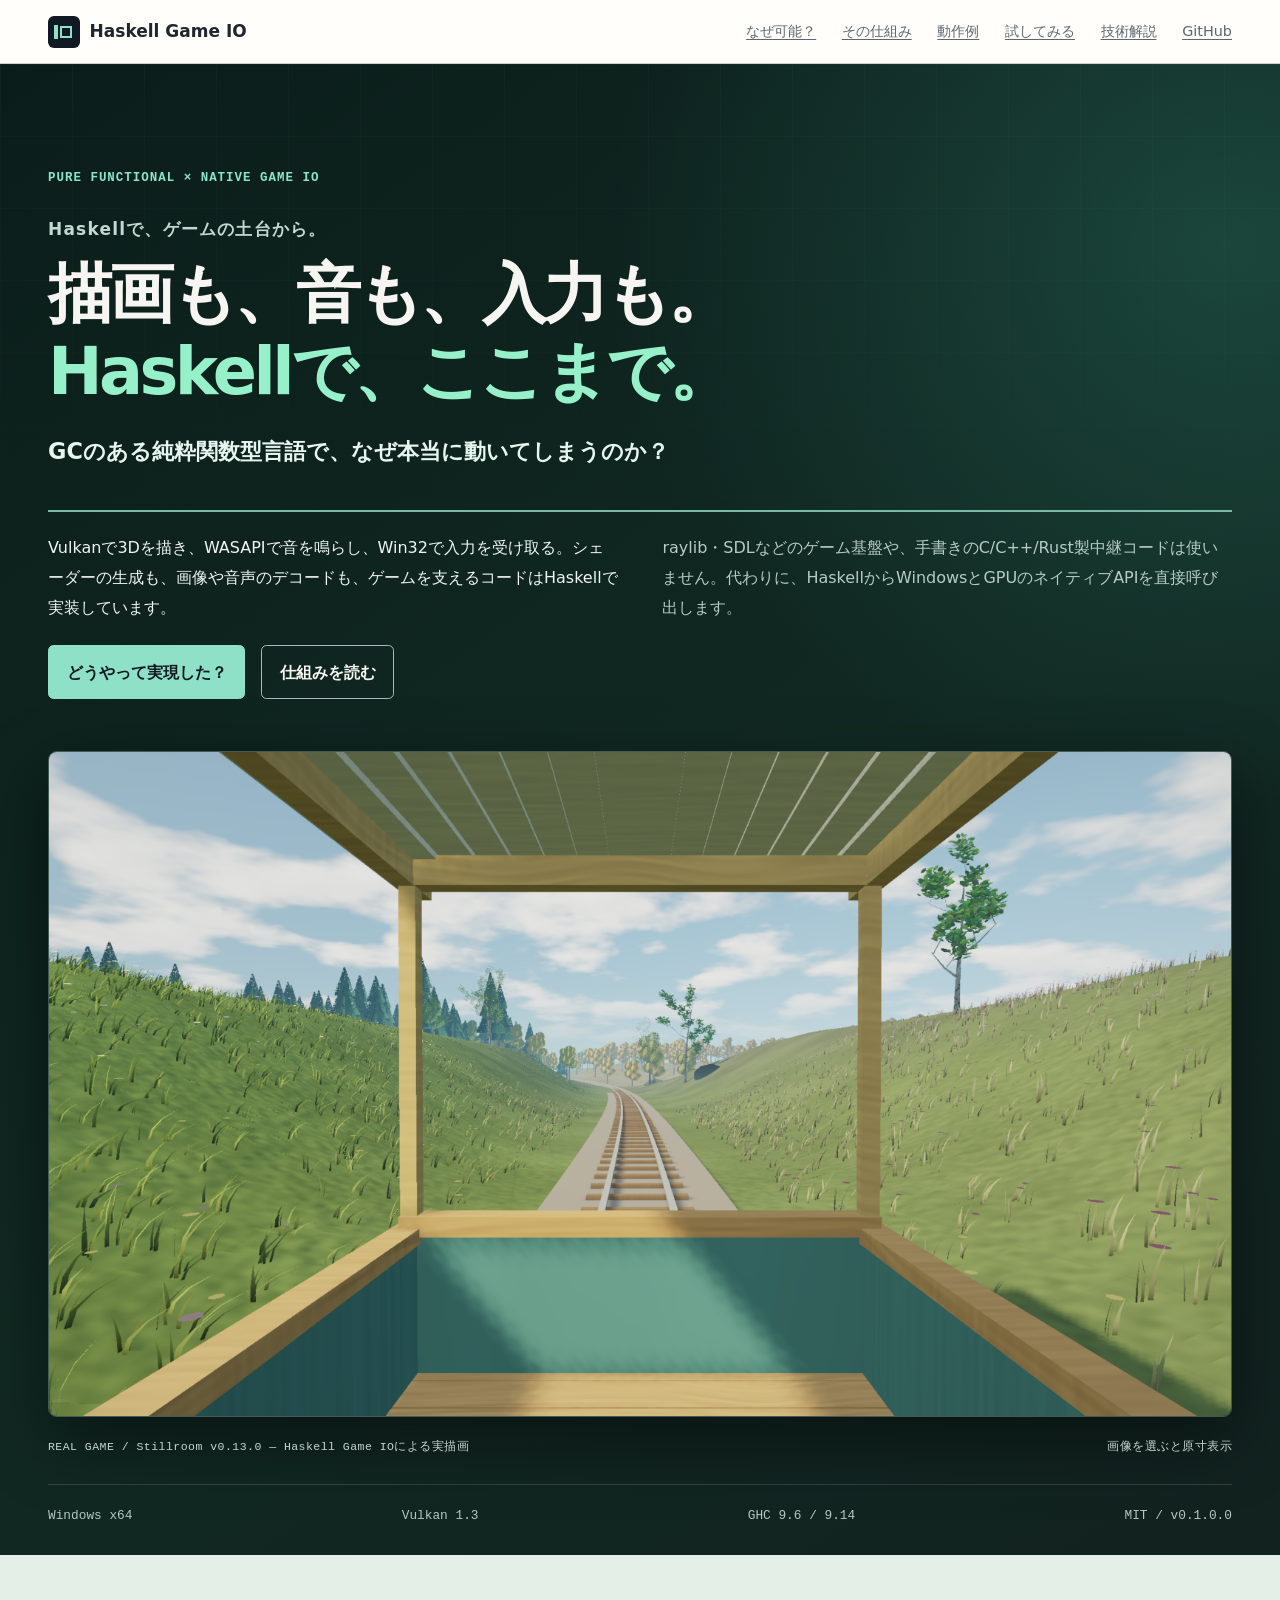
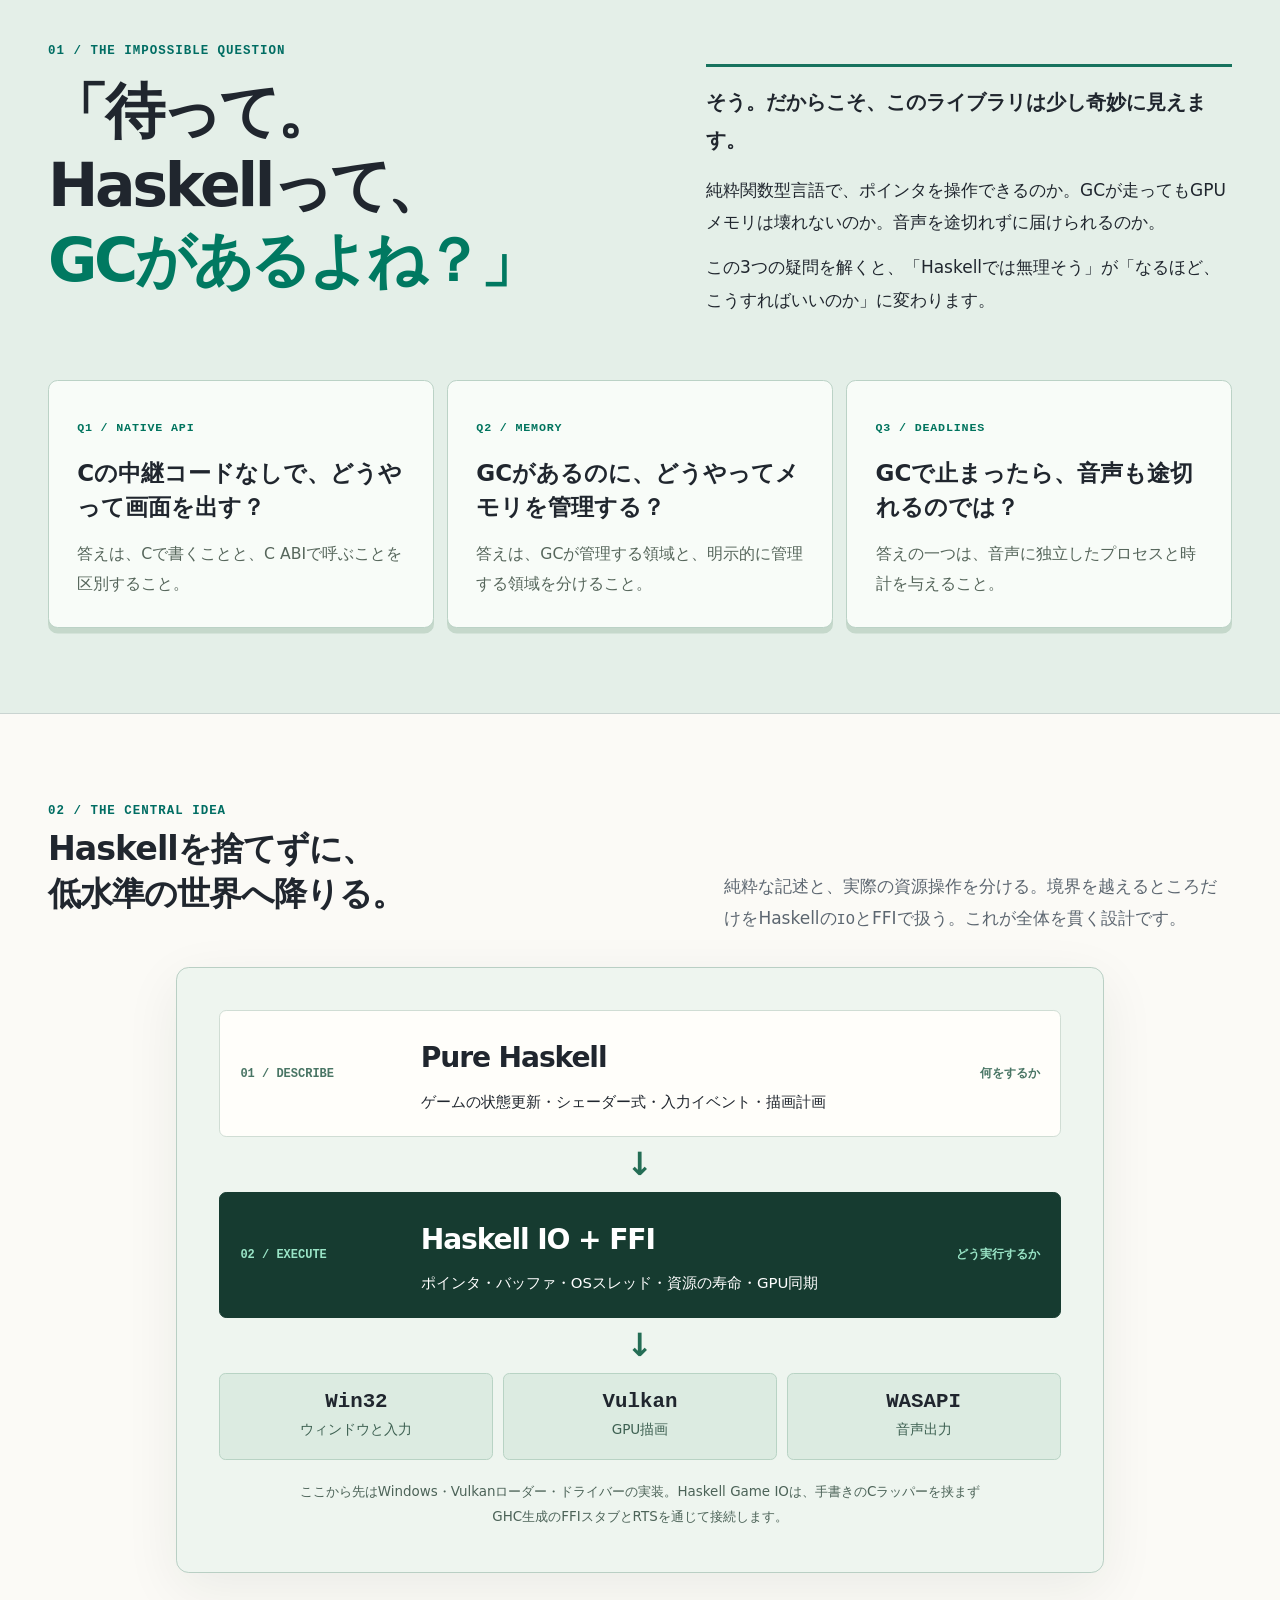
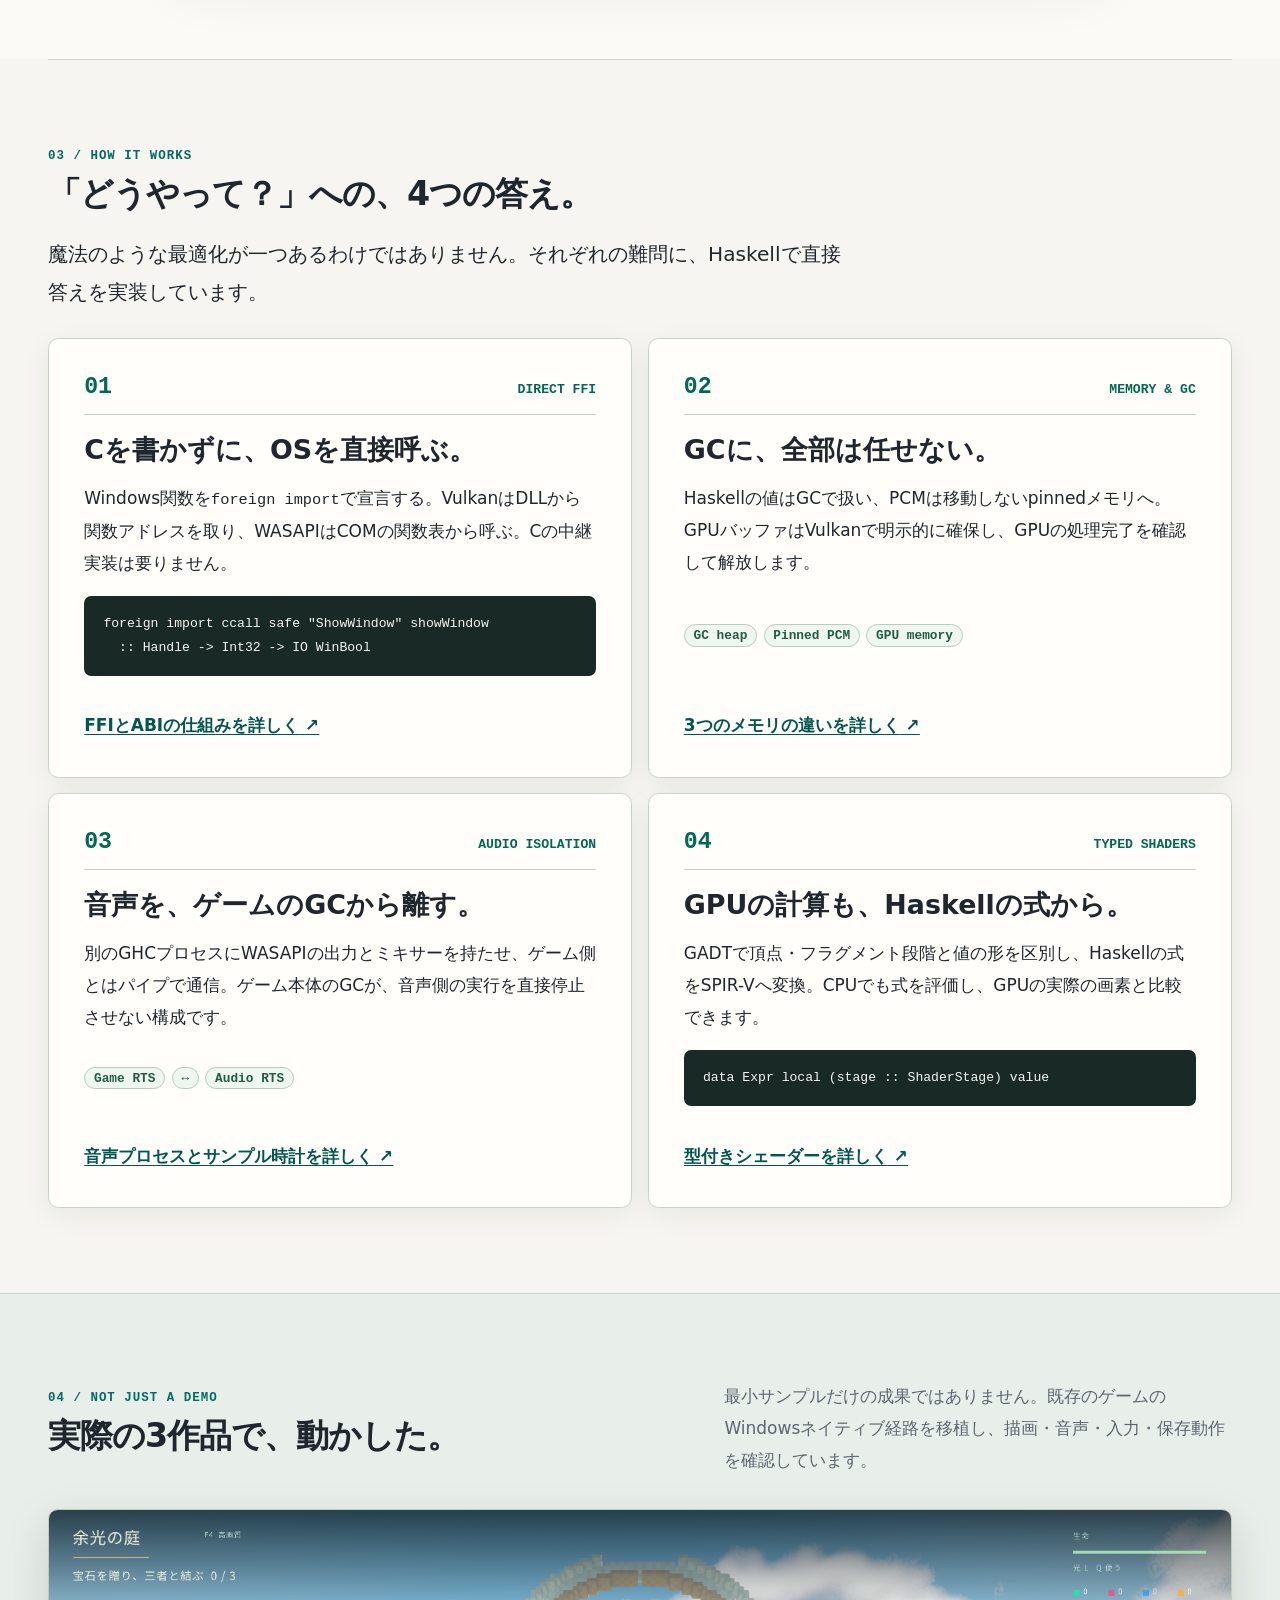
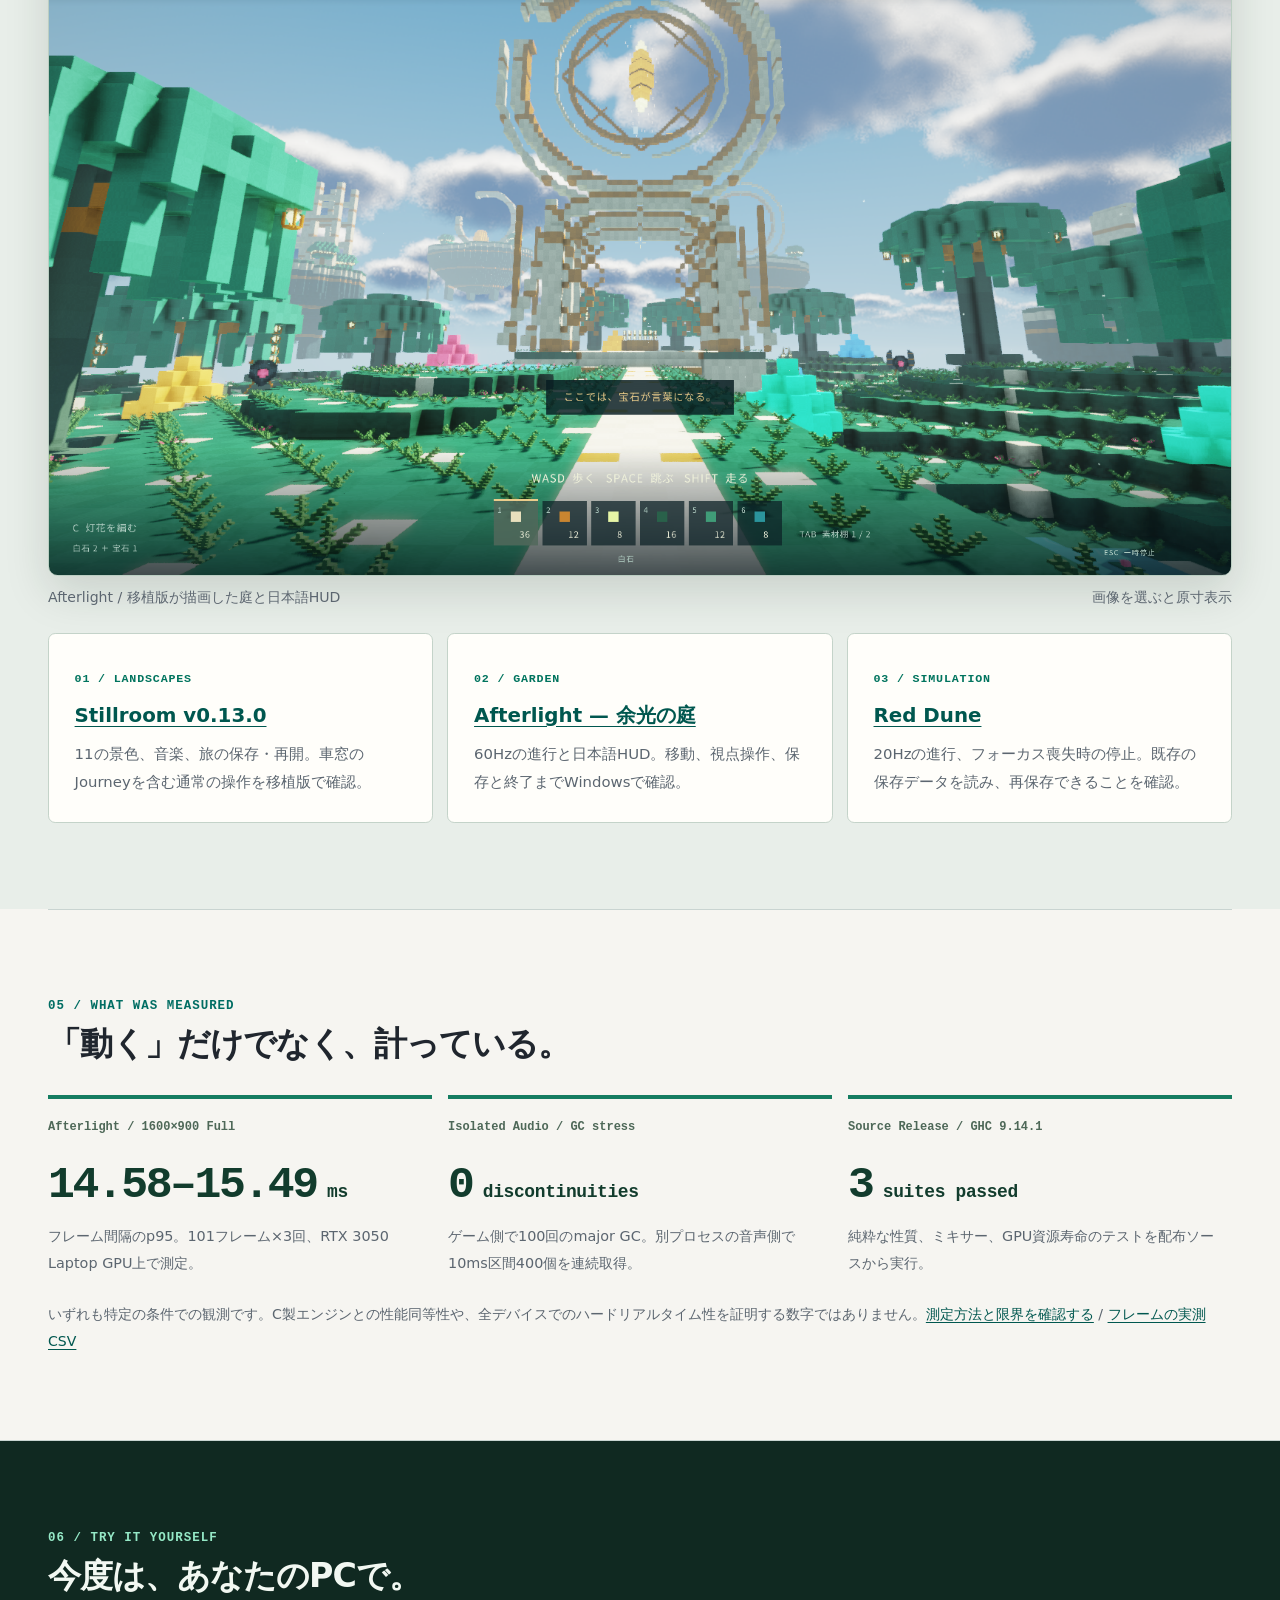
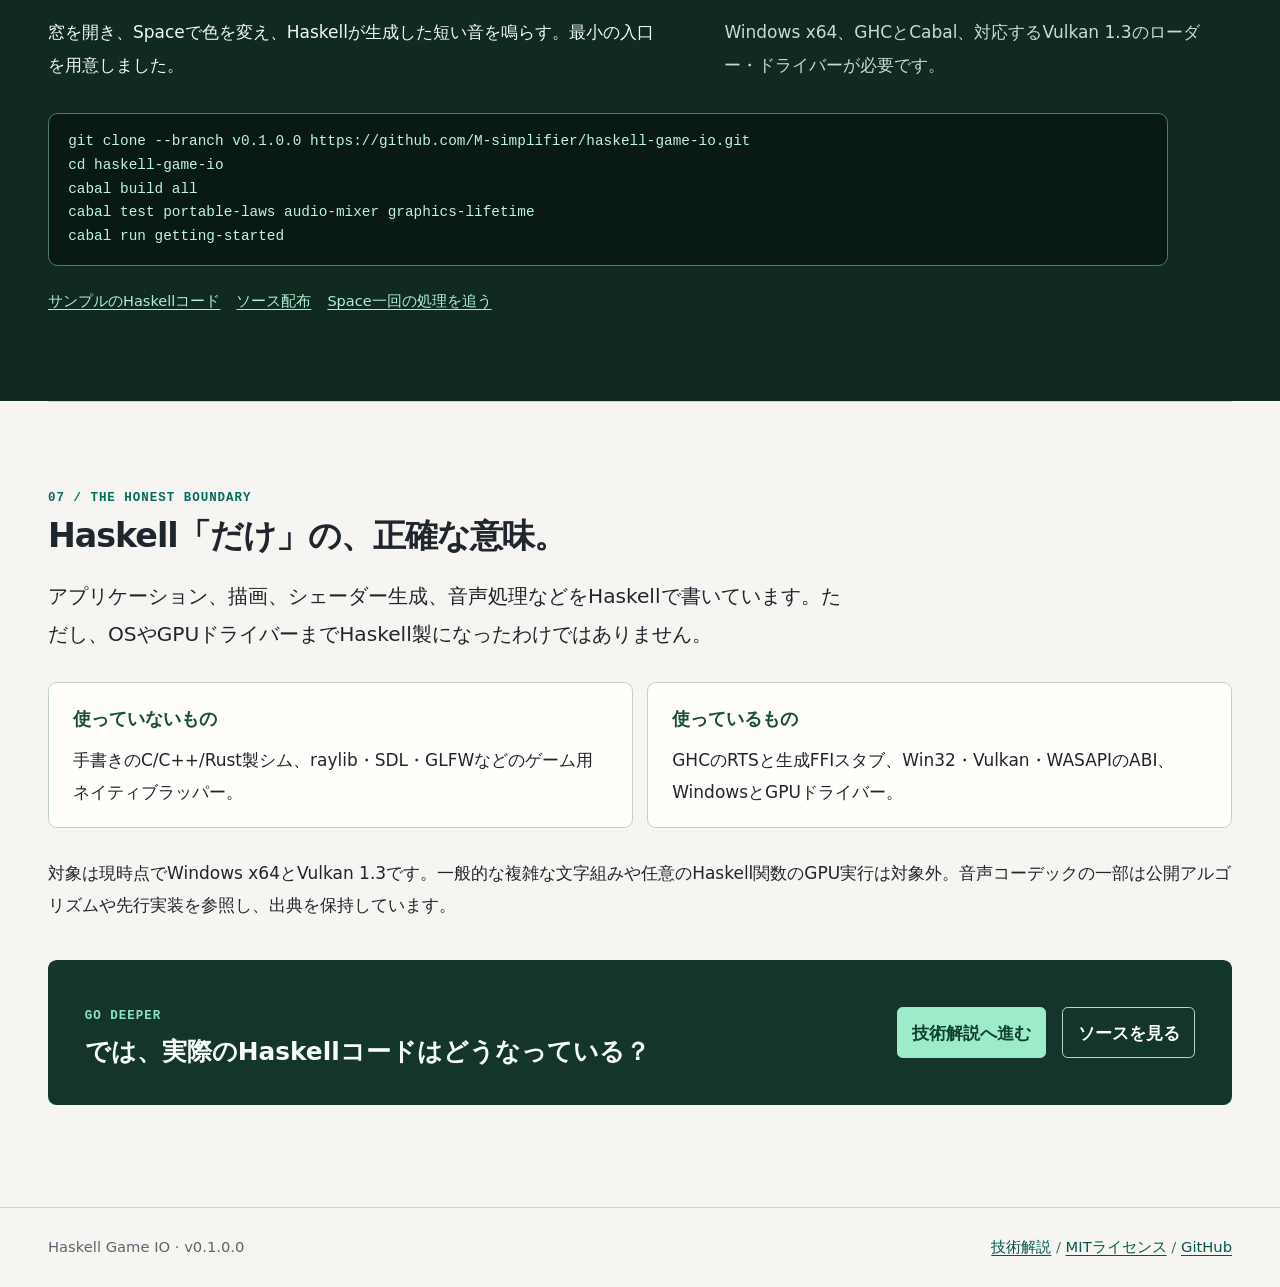
<file: site/index.html>
<!doctype html>
<html lang="ja">
<head>
  <meta charset="utf-8">
  <meta name="viewport" content="width=device-width, initial-scale=1">
  <meta name="description" content="GCのある純粋関数型言語Haskellで、グラフィックも音声も自作できるのか？ Win32・Vulkan・WASAPIを直接扱うHaskell Game IOの仕組みと実測を紹介します。">
  <meta name="theme-color" content="#11251f">
  <title>Haskell Game IO — GCのあるHaskellで、なぜここまで？</title>
  <link rel="icon" href="assets/game-io.svg" type="image/svg+xml">
  <link rel="stylesheet" href="styles.css">
</head>
<body>
  <a class="skip-link" href="#main">本文へ移動</a>
  <header class="masthead">
    <div class="wrap header-inner">
      <a class="wordmark" href="./" aria-current="page">
        <img src="assets/game-io.svg" alt="" width="32" height="32">
        <span>Haskell Game IO</span>
      </a>
      <nav class="site-nav" aria-label="サイト内">
        <a href="#question">なぜ可能？</a>
        <a href="#how">その仕組み</a>
        <a href="#projects">動作例</a>
        <a href="#start">試してみる</a>
        <a href="implementation.html">技術解説</a>
        <a href="https://github.com/M-simplifier/haskell-game-io">GitHub</a>
      </nav>
    </div>
  </header>

  <main id="main" tabindex="-1">
    <section class="hero story-hero" aria-labelledby="hero-title">
      <div class="wrap hero-content">
        <div class="hero-heading">
          <p class="eyebrow">PURE FUNCTIONAL × NATIVE GAME IO</p>
          <p class="hero-overline">Haskellで、ゲームの土台から。</p>
          <h1 id="hero-title"><span class="hero-headline-line"><span>描画も、</span><span>音も、</span><span>入力も。</span></span><em class="hero-headline-line"><span>Haskellで、</span><span>ここまで。</span></em></h1>
          <p class="hero-question">GCのある純粋関数型言語で、なぜ本当に動いてしまうのか？</p>
        </div>
        <div class="hero-aside">
          <p>Vulkanで3Dを描き、WASAPIで音を鳴らし、Win32で入力を受け取る。シェーダーの生成も、画像や音声のデコードも、ゲームを支えるコードはHaskellで実装しています。</p>
          <p class="hero-detail">raylib・SDLなどのゲーム基盤や、手書きのC/C++/Rust製中継コードは使いません。代わりに、HaskellからWindowsとGPUのネイティブAPIを直接呼び出します。</p>
          <div class="actions">
            <a class="action" href="#question">どうやって実現した？</a>
            <a class="action action-secondary" href="implementation.html">仕組みを読む</a>
          </div>
        </div>
      </div>
      <figure class="wrap hero-media story-image">
        <a class="image-link" href="assets/stillroom-rail-journey.png" aria-label="Stillroomの車窓を原寸表示">
          <img src="assets/stillroom-rail-journey.png" alt="Haskell Game IOで描画したStillroomの車窓。木枠の車内から草地と線路を望む" width="1600" height="900" fetchpriority="high">
        </a>
        <figcaption class="image-caption"><span>REAL GAME / Stillroom v0.13.0 — Haskell Game IOによる実描画</span><span>画像を選ぶと原寸表示</span></figcaption>
      </figure>
      <div class="wrap hero-footline">
        <span>Windows x64</span><span>Vulkan 1.3</span><span>GHC 9.6 / 9.14</span><span>MIT / v0.1.0.0</span>
      </div>
    </section>

    <section id="question" class="section section-question" aria-labelledby="question-title">
      <div class="wrap">
        <p class="eyebrow">01 / THE IMPOSSIBLE QUESTION</p>
        <div class="question-intro">
          <h2 id="question-title">「待って。<br>Haskellって、<br><span>GCがあるよね？」</span></h2>
          <div>
            <p class="lede">そう。だからこそ、このライブラリは少し奇妙に見えます。</p>
            <p>純粋関数型言語で、ポインタを操作できるのか。GCが走ってもGPUメモリは壊れないのか。音声を途切れずに届けられるのか。</p>
            <p>この3つの疑問を解くと、「Haskellでは無理そう」が「なるほど、こうすればいいのか」に変わります。</p>
          </div>
        </div>
        <div class="question-grid">
          <article>
            <span class="question-number">Q1 / NATIVE API</span>
            <h3>Cの中継コードなしで、どうやって画面を出す？</h3>
            <p>答えは、Cで書くことと、C ABIで呼ぶことを区別すること。</p>
          </article>
          <article>
            <span class="question-number">Q2 / MEMORY</span>
            <h3>GCがあるのに、どうやってメモリを管理する？</h3>
            <p>答えは、GCが管理する領域と、明示的に管理する領域を分けること。</p>
          </article>
          <article>
            <span class="question-number">Q3 / DEADLINES</span>
            <h3>GCで止まったら、音声も途切れるのでは？</h3>
            <p>答えの一つは、音声に独立したプロセスと時計を与えること。</p>
          </article>
        </div>
      </div>
    </section>

    <section id="features" class="section section-architecture" aria-labelledby="features-title">
      <div class="wrap">
        <div class="section-heading">
          <div>
            <p class="eyebrow">02 / THE CENTRAL IDEA</p>
            <h2 id="features-title">Haskellを捨てずに、<br>低水準の世界へ降りる。</h2>
          </div>
          <p>純粋な記述と、実際の資源操作を分ける。境界を越えるところだけをHaskellの<code>IO</code>とFFIで扱う。これが全体を貫く設計です。</p>
        </div>
        <div class="architecture-map" aria-label="Haskellの純粋な記述からWindowsやGPUへ到達する構成">
          <div class="architecture-level">
            <span class="architecture-tag">01 / DESCRIBE</span>
            <div><strong>Pure Haskell</strong><p>ゲームの状態更新・シェーダー式・入力イベント・描画計画</p></div>
            <span class="architecture-note">何をするか</span>
          </div>
          <span class="architecture-arrow" aria-hidden="true">↓</span>
          <div class="architecture-level architecture-execute">
            <span class="architecture-tag">02 / EXECUTE</span>
            <div><strong>Haskell IO + FFI</strong><p>ポインタ・バッファ・OSスレッド・資源の寿命・GPU同期</p></div>
            <span class="architecture-note">どう実行するか</span>
          </div>
          <span class="architecture-arrow" aria-hidden="true">↓</span>
          <div class="architecture-native">
            <div><strong>Win32</strong><span>ウィンドウと入力</span></div>
            <div><strong>Vulkan</strong><span>GPU描画</span></div>
            <div><strong>WASAPI</strong><span>音声出力</span></div>
          </div>
          <p class="architecture-footnote">ここから先はWindows・Vulkanローダー・ドライバーの実装。Haskell Game IOは、手書きのCラッパーを挟まずGHC生成のFFIスタブとRTSを通じて接続します。</p>
        </div>
      </div>
    </section>

    <section id="how" class="section section-how wrap" aria-labelledby="how-title">
      <p class="eyebrow">03 / HOW IT WORKS</p>
      <h2 id="how-title">「どうやって？」への、4つの答え。</h2>
      <p class="lede">魔法のような最適化が一つあるわけではありません。それぞれの難問に、Haskellで直接答えを実装しています。</p>
      <div class="answer-grid">
        <article class="answer-card">
          <div class="answer-index"><span>01</span><span>DIRECT FFI</span></div>
          <h3>Cを書かずに、OSを直接呼ぶ。</h3>
          <p>Windows関数を<code>foreign import</code>で宣言する。VulkanはDLLから関数アドレスを取り、WASAPIはCOMの関数表から呼ぶ。Cの中継実装は要りません。</p>
          <pre tabindex="0" aria-label="実装にあるWin32 FFI宣言"><code>foreign import ccall safe "ShowWindow" showWindow
  :: Handle -> Int32 -> IO WinBool</code></pre>
          <a href="implementation.html#ffi">FFIとABIの仕組みを詳しく</a>
        </article>
        <article class="answer-card">
          <div class="answer-index"><span>02</span><span>MEMORY &amp; GC</span></div>
          <h3>GCに、全部は任せない。</h3>
          <p>Haskellの値はGCで扱い、PCMは移動しないpinnedメモリへ。GPUバッファはVulkanで明示的に確保し、GPUの処理完了を確認して解放します。</p>
          <div class="answer-pill-row"><span>GC heap</span><span>Pinned PCM</span><span>GPU memory</span></div>
          <a href="implementation.html#memory">3つのメモリの違いを詳しく</a>
        </article>
        <article class="answer-card">
          <div class="answer-index"><span>03</span><span>AUDIO ISOLATION</span></div>
          <h3>音声を、ゲームのGCから離す。</h3>
          <p>別のGHCプロセスにWASAPIの出力とミキサーを持たせ、ゲーム側とはパイプで通信。ゲーム本体のGCが、音声側の実行を直接停止させない構成です。</p>
          <div class="answer-pill-row"><span>Game RTS</span><span aria-hidden="true">↔</span><span>Audio RTS</span></div>
          <a href="implementation.html#audio">音声プロセスとサンプル時計を詳しく</a>
        </article>
        <article class="answer-card">
          <div class="answer-index"><span>04</span><span>TYPED SHADERS</span></div>
          <h3>GPUの計算も、Haskellの式から。</h3>
          <p>GADTで頂点・フラグメント段階と値の形を区別し、Haskellの式をSPIR-Vへ変換。CPUでも式を評価し、GPUの実際の画素と比較できます。</p>
          <pre tabindex="0" aria-label="型付きシェーダー式"><code>data Expr local (stage :: ShaderStage) value</code></pre>
          <a href="implementation.html#shaders">型付きシェーダーを詳しく</a>
        </article>
      </div>
    </section>

    <section id="projects" class="section section-projects" aria-labelledby="projects-title">
      <div class="wrap">
        <div class="section-heading">
          <div>
            <p class="eyebrow">04 / NOT JUST A DEMO</p>
            <h2 id="projects-title">実際の3作品で、動かした。</h2>
          </div>
          <p>最小サンプルだけの成果ではありません。既存のゲームのWindowsネイティブ経路を移植し、描画・音声・入力・保存動作を確認しています。</p>
        </div>
        <figure class="scene showcase-image">
          <a class="image-link" href="assets/afterlight-hud.png" aria-label="Afterlightの庭とHUDを原寸表示">
            <img src="assets/afterlight-hud.png" alt="Haskell Game IOによるAfterlightの庭。石の門と日本語HUDを描画している" width="1600" height="900" loading="lazy">
          </a>
          <figcaption class="image-caption"><span>Afterlight / 移植版が描画した庭と日本語HUD</span><span>画像を選ぶと原寸表示</span></figcaption>
        </figure>
        <div class="feature-grid project-grid">
          <article><span class="project-number">01 / LANDSCAPES</span><h3><a href="https://github.com/M-simplifier/stillroom/releases/tag/v0.13.0">Stillroom v0.13.0</a></h3><p>11の景色、音楽、旅の保存・再開。車窓のJourneyを含む通常の操作を移植版で確認。</p></article>
          <article><span class="project-number">02 / GARDEN</span><h3><a href="https://github.com/M-simplifier/fp-game-alpha/tree/775f4eb0437a3cc426aee0e5888a38e9432fae35/references/afterlight">Afterlight — 余光の庭</a></h3><p>60Hzの進行と日本語HUD。移動、視点操作、保存と終了までWindowsで確認。</p></article>
          <article><span class="project-number">03 / SIMULATION</span><h3><a href="https://github.com/M-simplifier/fp-game-alpha/tree/775f4eb0437a3cc426aee0e5888a38e9432fae35/references/red-dune">Red Dune</a></h3><p>20Hzの進行、フォーカス喪失時の停止。既存の保存データを読み、再保存できることを確認。</p></article>
        </div>
      </div>
    </section>

    <section id="evidence" class="section section-evidence wrap" aria-labelledby="evidence-title">
      <p class="eyebrow">05 / WHAT WAS MEASURED</p>
      <h2 id="evidence-title">「動く」だけでなく、計っている。</h2>
      <div class="evidence-grid">
        <div class="evidence-metric"><span>Afterlight / 1600×900 Full</span><strong>14.58–15.49<small> ms</small></strong><p>フレーム間隔のp95。101フレーム×3回、RTX 3050 Laptop GPU上で測定。</p></div>
        <div class="evidence-metric"><span>Isolated Audio / GC stress</span><strong>0<small> discontinuities</small></strong><p>ゲーム側で100回のmajor GC。別プロセスの音声側で10ms区間400個を連続取得。</p></div>
        <div class="evidence-metric"><span>Source Release / GHC 9.14.1</span><strong>3<small> suites passed</small></strong><p>純粋な性質、ミキサー、GPU資源寿命のテストを配布ソースから実行。</p></div>
      </div>
      <p class="fine-print">いずれも特定の条件での観測です。C製エンジンとの性能同等性や、全デバイスでのハードリアルタイム性を証明する数字ではありません。<a href="implementation.html#validation">測定方法と限界を確認する</a> / <a href="assets/afterlight-frames.csv" download>フレームの実測CSV</a></p>
    </section>

    <section id="start" class="section section-start" aria-labelledby="start-title">
      <div class="wrap">
        <p class="eyebrow">06 / TRY IT YOURSELF</p>
        <div class="section-heading">
          <div><h2 id="start-title">今度は、あなたのPCで。</h2><p>窓を開き、Spaceで色を変え、Haskellが生成した短い音を鳴らす。最小の入口を用意しました。</p></div>
          <p>Windows x64、GHCとCabal、対応するVulkan 1.3のローダー・ドライバーが必要です。</p>
        </div>
        <pre tabindex="0" aria-label="PowerShellでのビルドと実行"><code>git clone --branch v0.1.0.0 https://github.com/M-simplifier/haskell-game-io.git
cd haskell-game-io
cabal build all
cabal test portable-laws audio-mixer graphics-lifetime
cabal run getting-started</code></pre>
        <p class="source-links"><a href="https://github.com/M-simplifier/haskell-game-io/blob/v0.1.0.0/examples/GettingStarted.hs">サンプルのHaskellコード</a> <a href="https://github.com/M-simplifier/haskell-game-io/releases/tag/v0.1.0.0">ソース配布</a> <a href="implementation.html#space">Space一回の処理を追う</a></p>
      </div>
    </section>

    <section class="section section-honesty wrap" aria-labelledby="honesty-title">
      <p class="eyebrow">07 / THE HONEST BOUNDARY</p>
      <h2 id="honesty-title">Haskell「だけ」の、正確な意味。</h2>
      <p class="lede">アプリケーション、描画、シェーダー生成、音声処理などをHaskellで書いています。ただし、OSやGPUドライバーまでHaskell製になったわけではありません。</p>
      <div class="boundary-grid">
        <div><strong>使っていないもの</strong><p>手書きのC/C++/Rust製シム、raylib・SDL・GLFWなどのゲーム用ネイティブラッパー。</p></div>
        <div><strong>使っているもの</strong><p>GHCのRTSと生成FFIスタブ、Win32・Vulkan・WASAPIのABI、WindowsとGPUドライバー。</p></div>
      </div>
      <p>対象は現時点でWindows x64とVulkan 1.3です。一般的な複雑な文字組みや任意のHaskell関数のGPU実行は対象外。音声コーデックの一部は公開アルゴリズムや先行実装を参照し、出典を保持しています。</p>
      <div class="closing-cta">
        <div><span class="eyebrow">GO DEEPER</span><h3>では、実際のHaskellコードはどうなっている？</h3></div>
        <div class="actions"><a class="action" href="implementation.html">技術解説へ進む</a><a class="action action-secondary" href="https://github.com/M-simplifier/haskell-game-io">ソースを見る</a></div>
      </div>
    </section>
  </main>
  <footer class="site-footer">
    <div class="wrap footer-inner">
      <span>Haskell Game IO <span aria-hidden="true">·</span> v0.1.0.0</span>
      <span><a href="implementation.html">技術解説</a> <span aria-hidden="true">/</span> <a href="https://github.com/M-simplifier/haskell-game-io/blob/v0.1.0.0/LICENSE">MITライセンス</a> <span aria-hidden="true">/</span> <a href="https://github.com/M-simplifier/haskell-game-io">GitHub</a></span>
    </div>
  </footer>
</body>
</html>
</file>
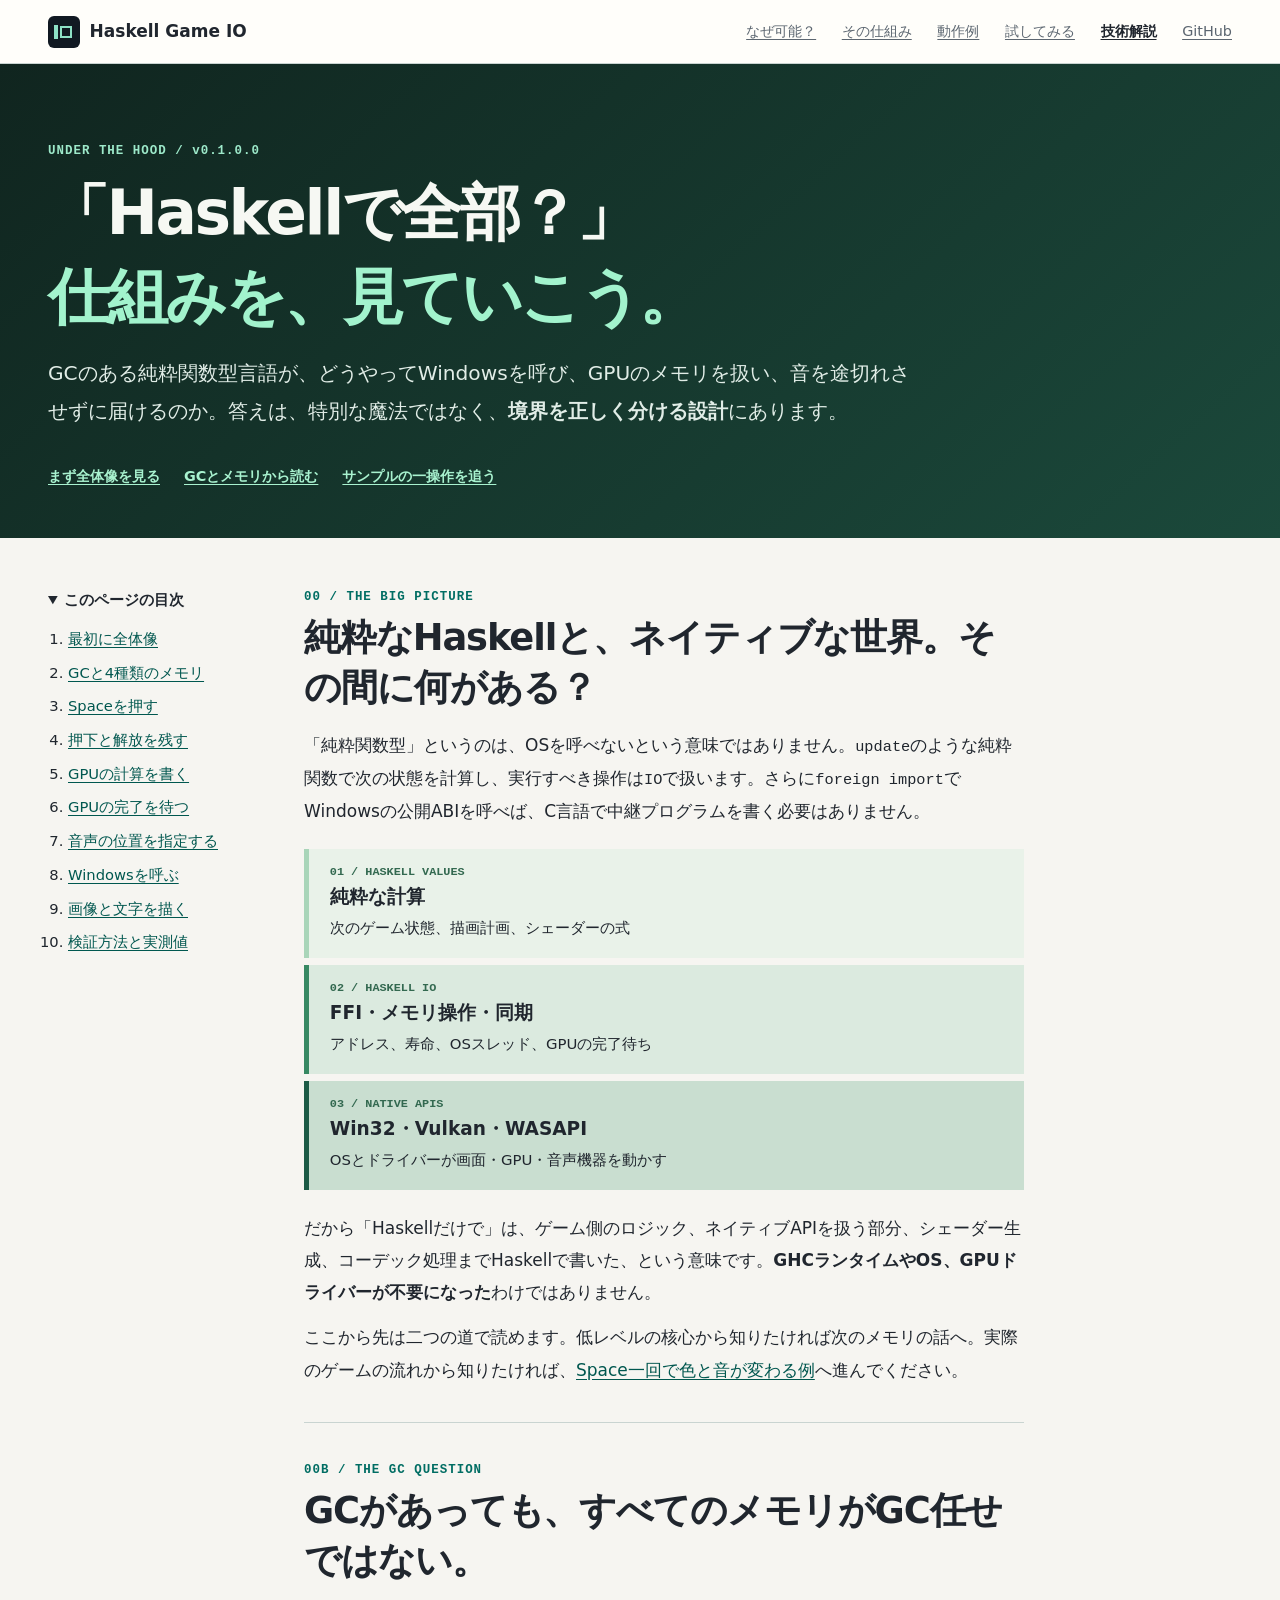
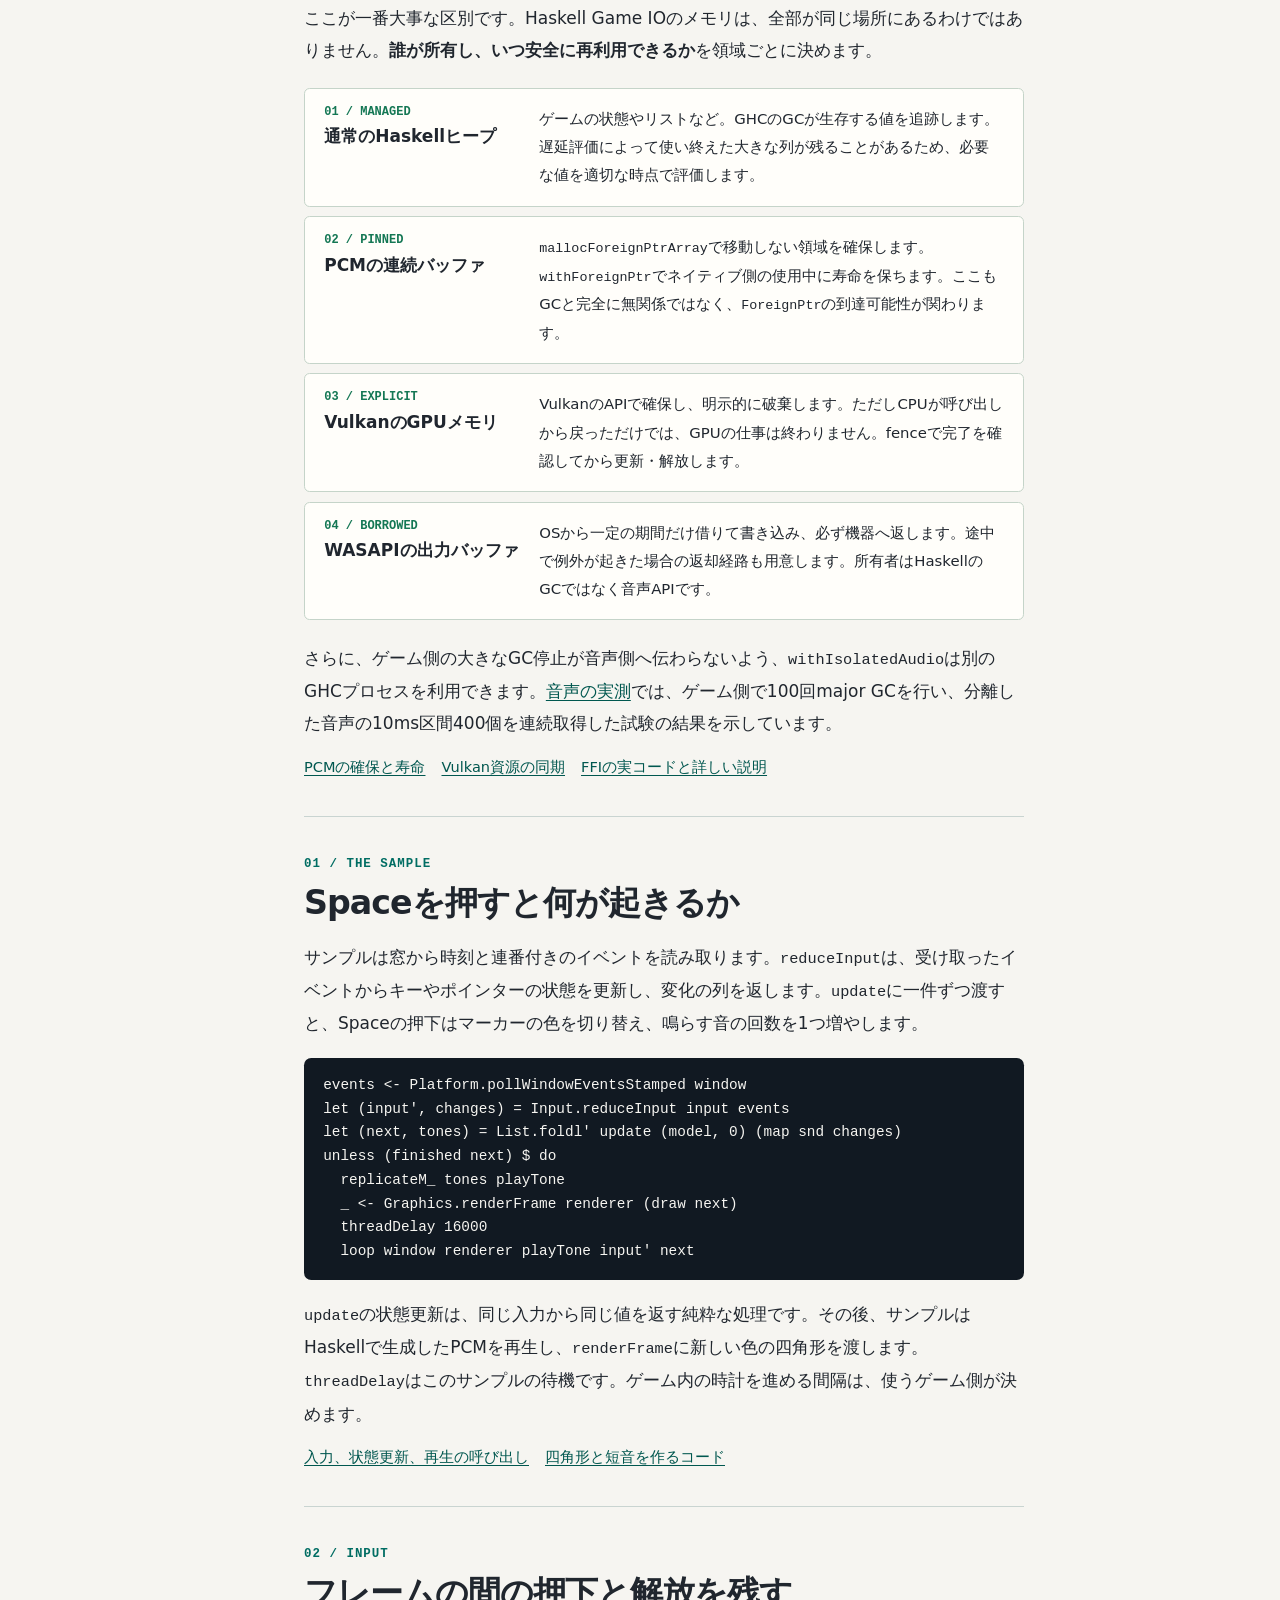
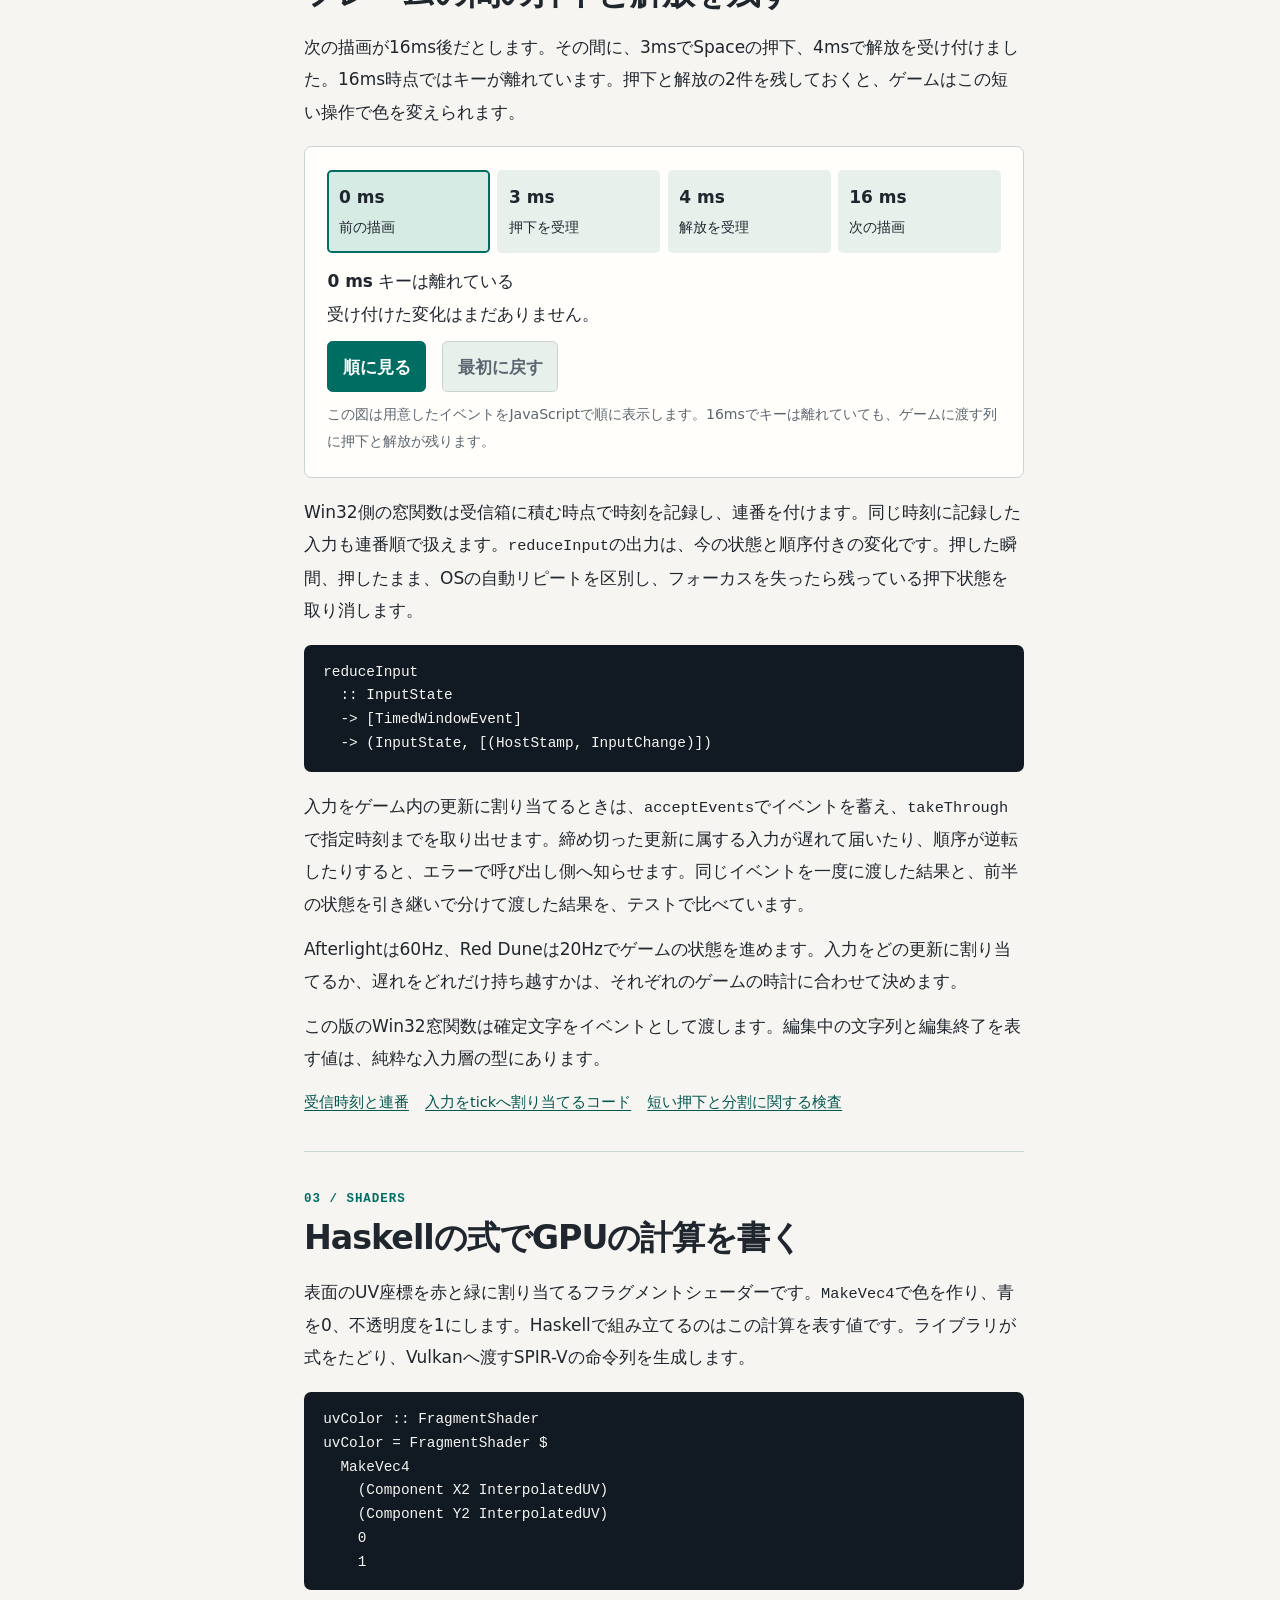
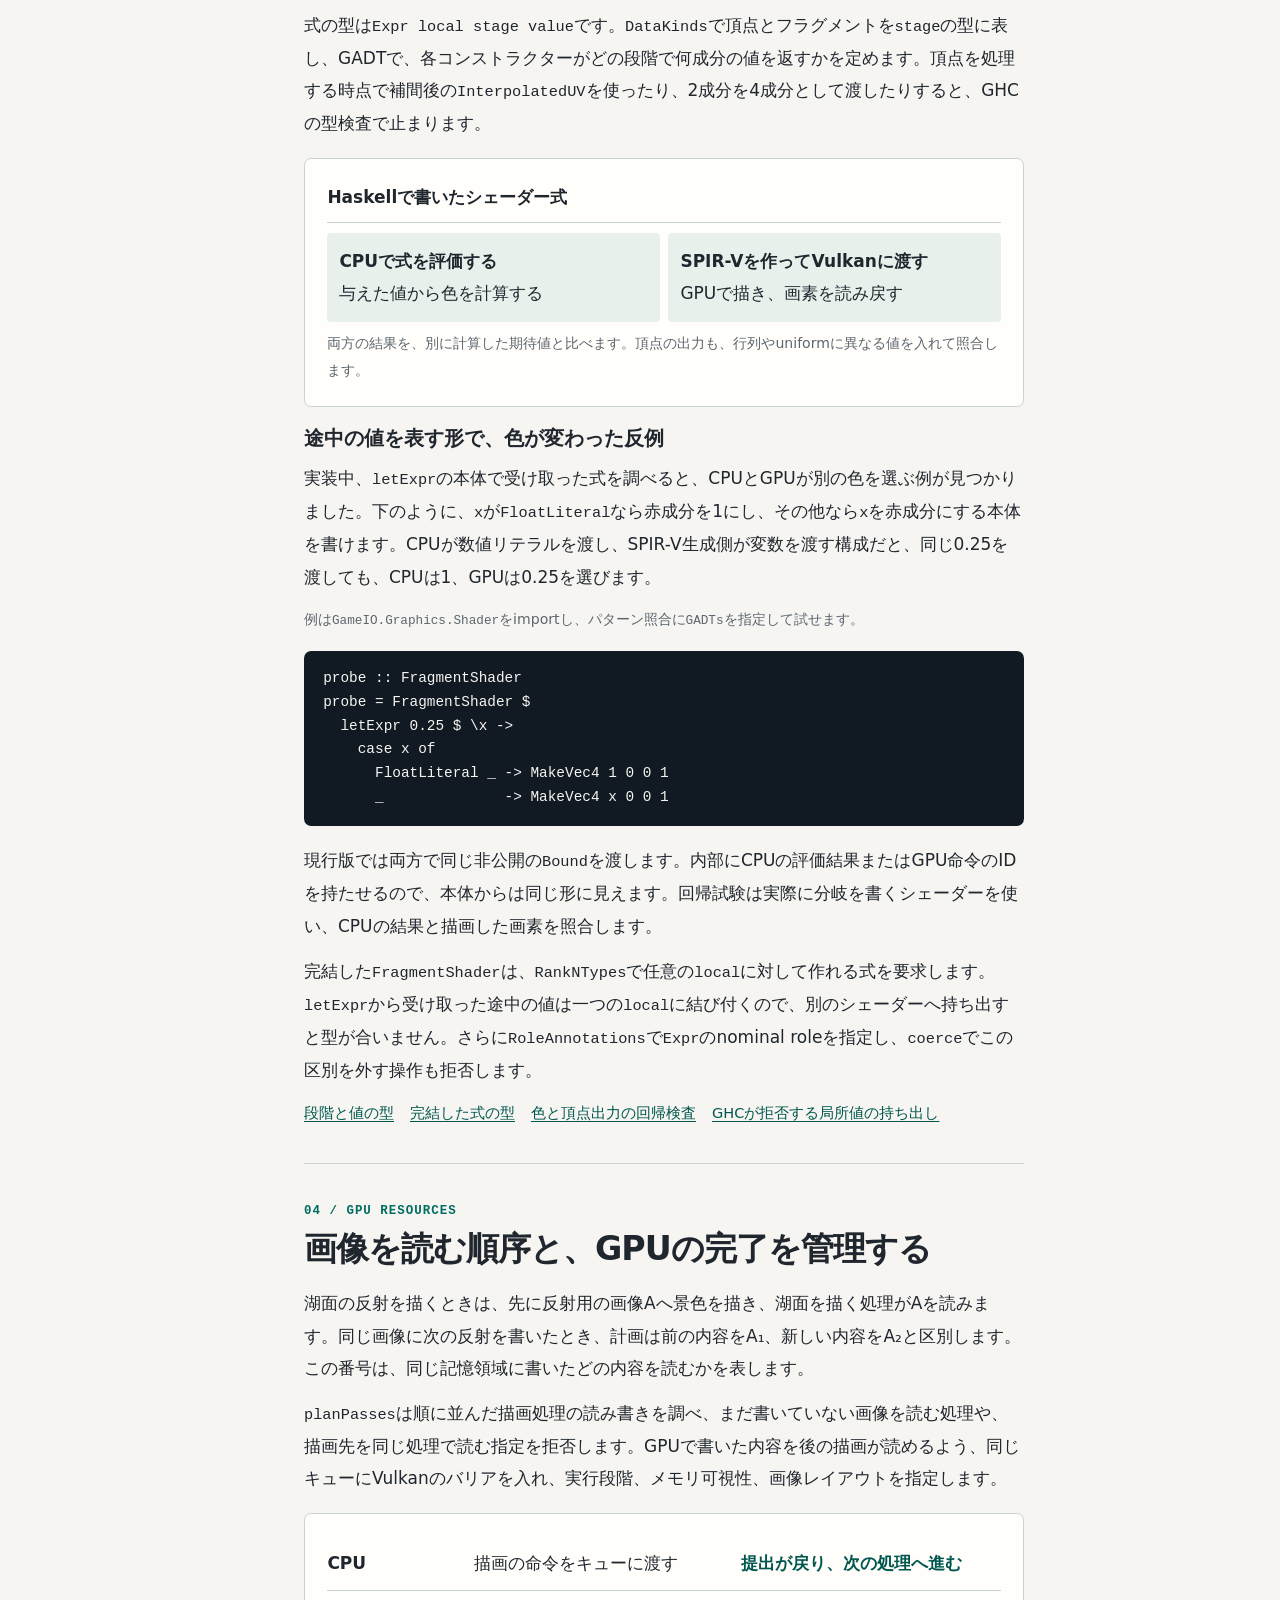
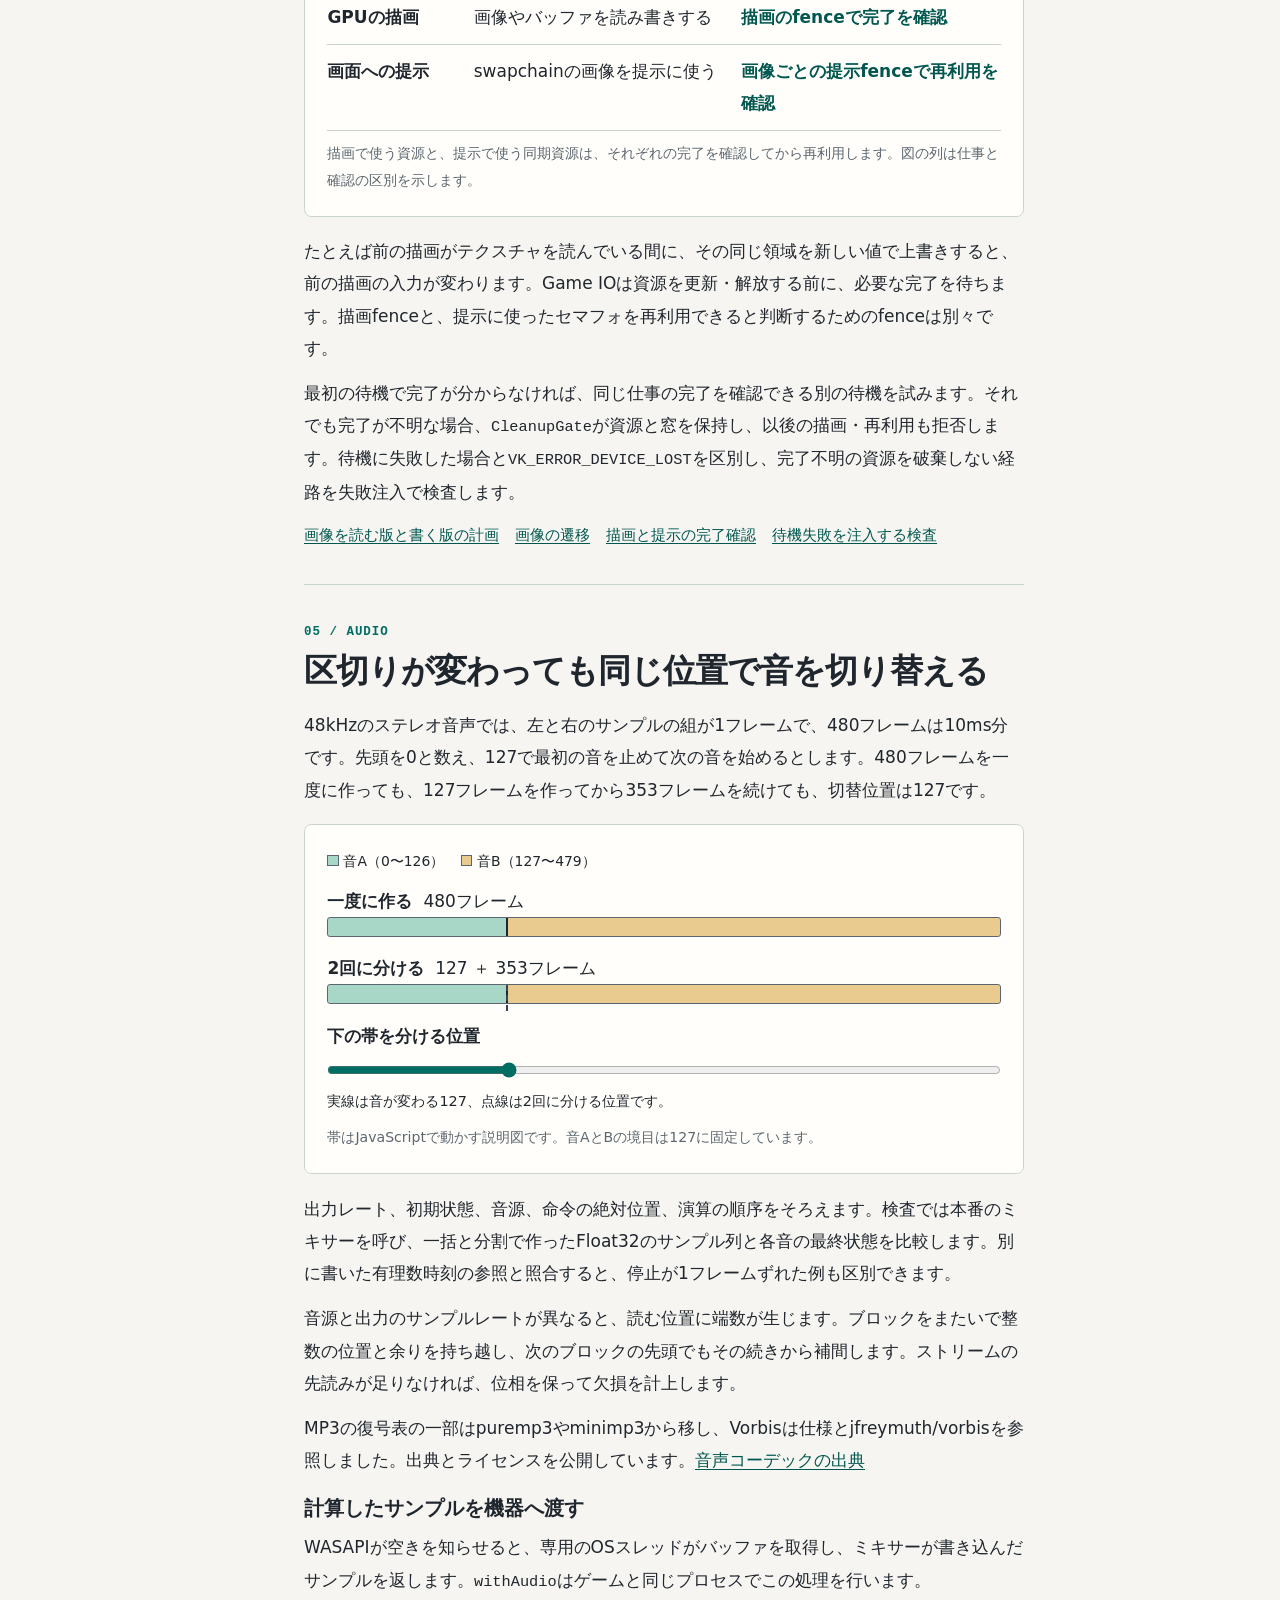
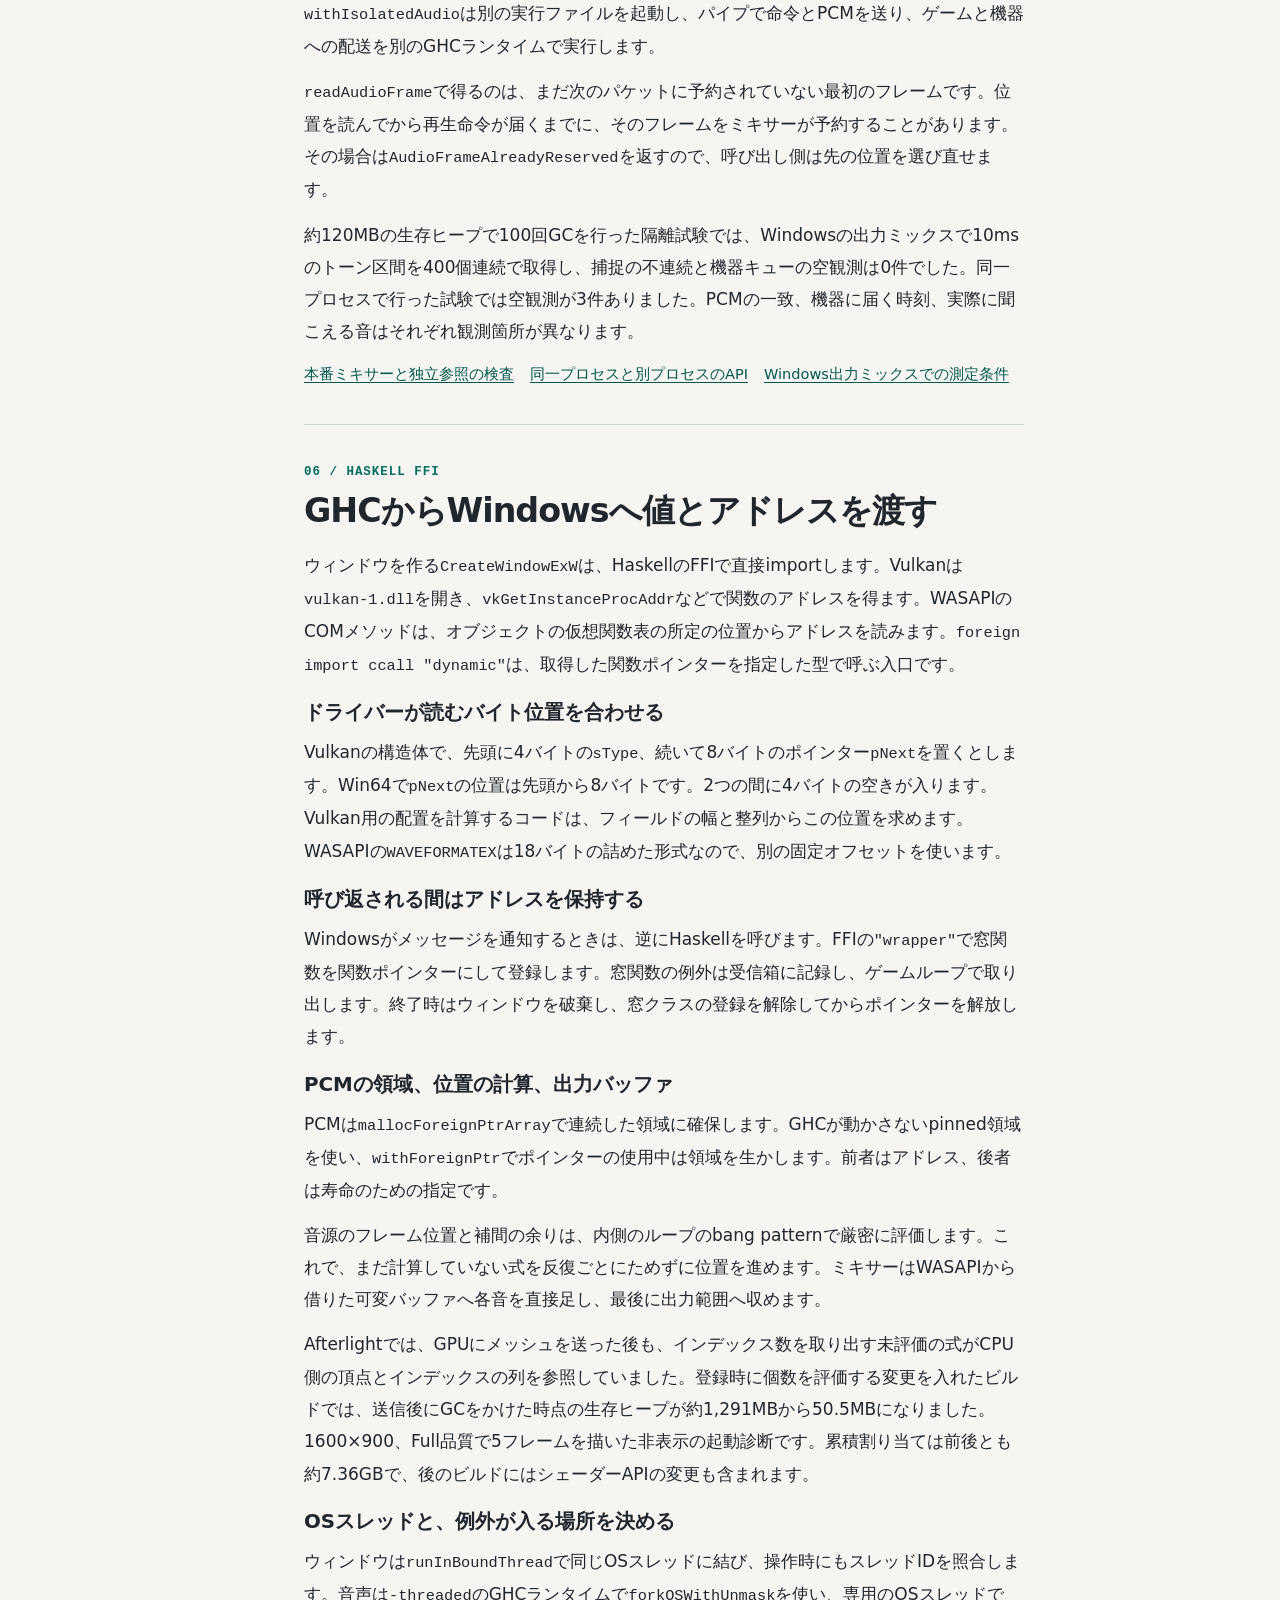
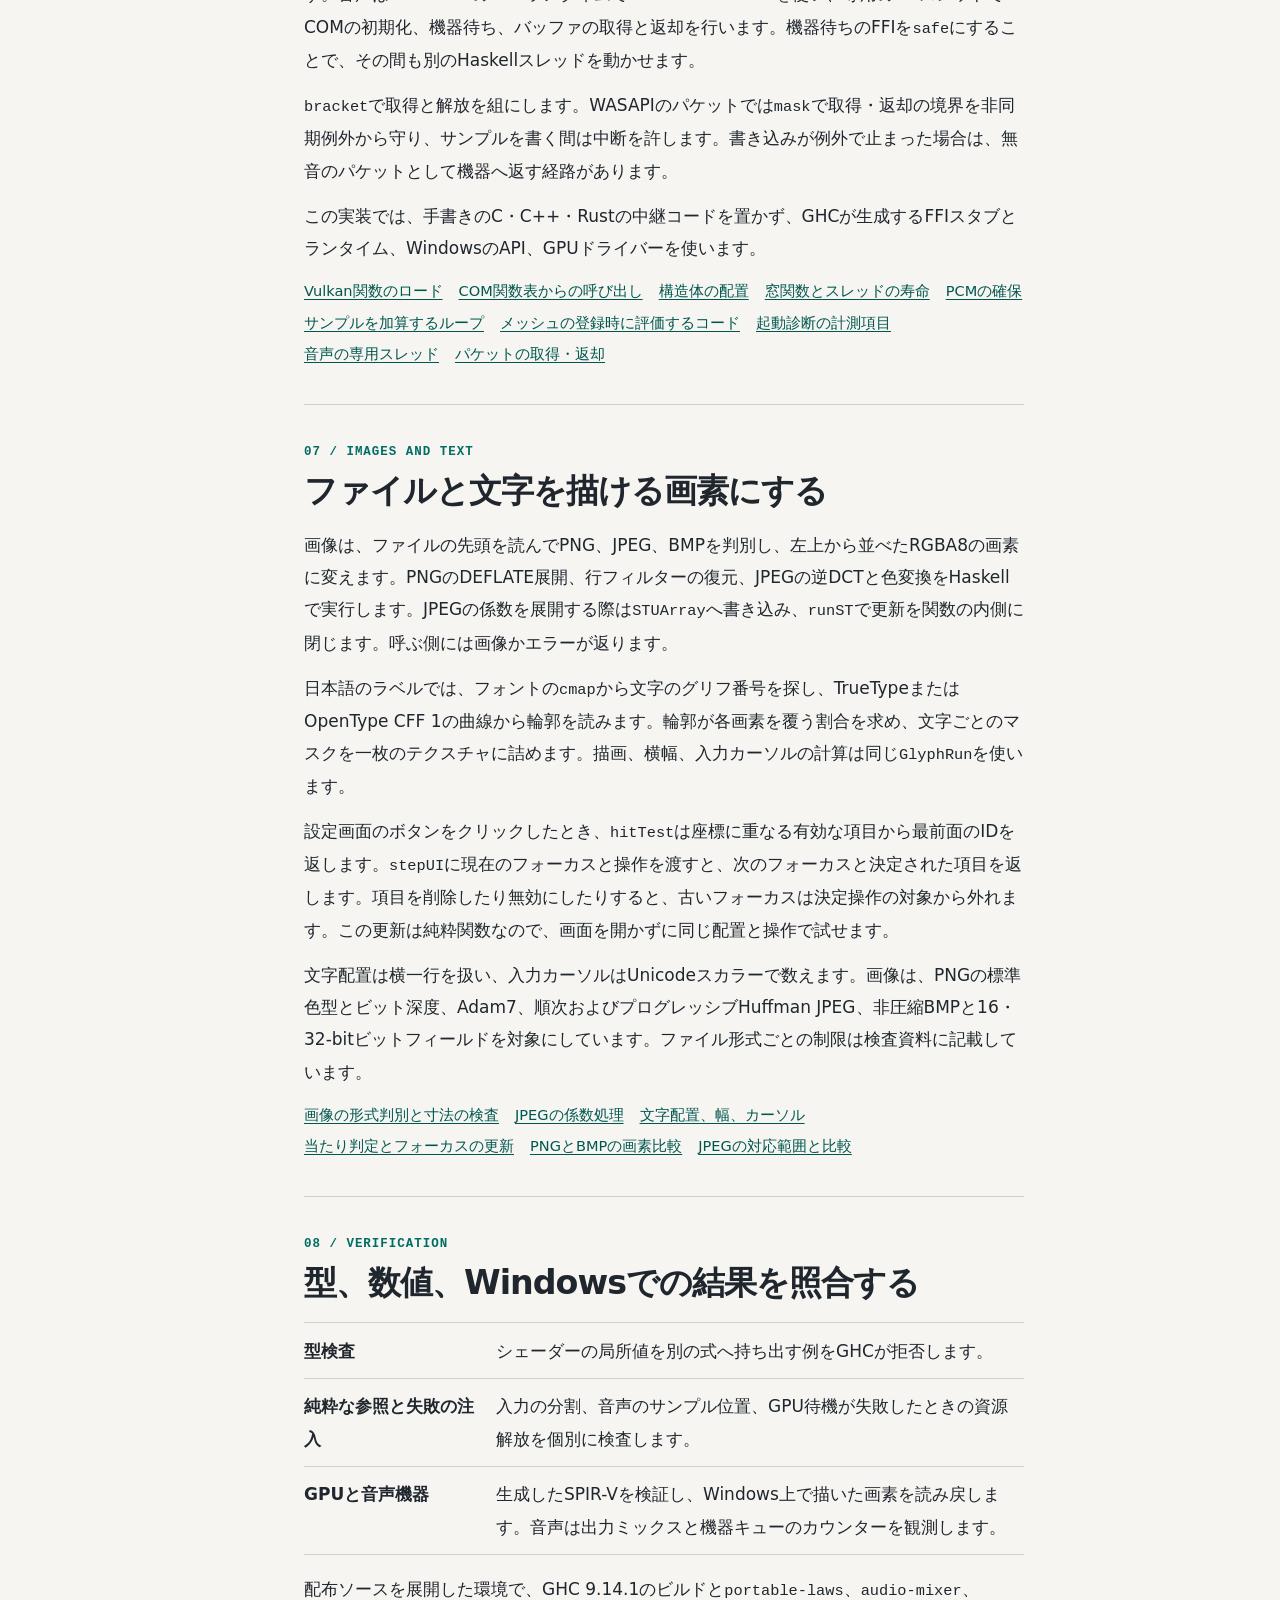
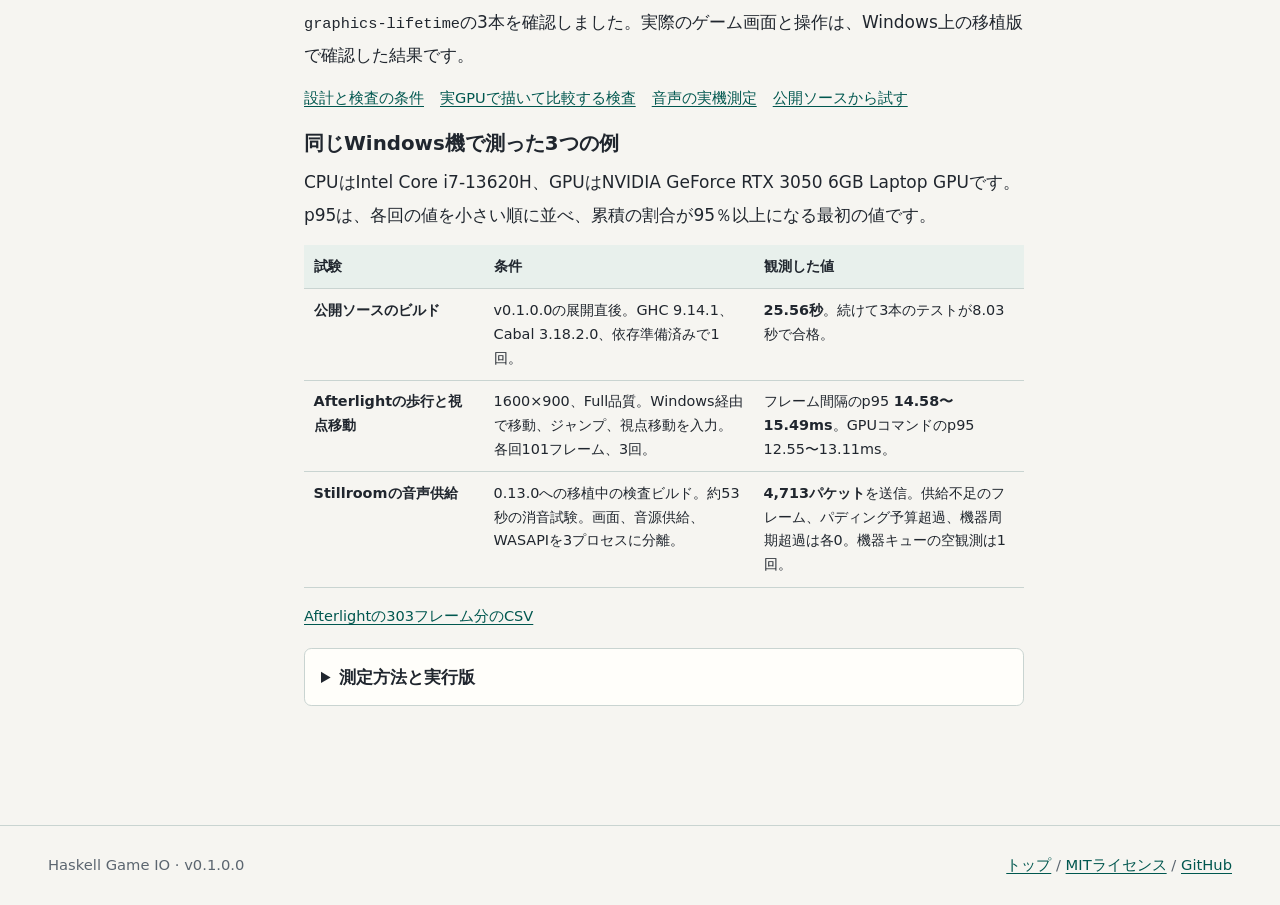
<file: site/implementation.html>
<!doctype html>
<html lang="ja">
<head>
  <meta charset="utf-8">
  <meta name="viewport" content="width=device-width, initial-scale=1">
  <meta name="description" content="GCと純粋性があるHaskellで、なぜネイティブな描画・音声・入力が実現できるのか。FFI、メモリの所有権、別プロセスの音声、型付きシェーダーの実装をソースと実測から解説。">
  <meta name="theme-color" content="#11251f">
  <title>どうやってHaskellだけで？ — Haskell Game IO 技術解説</title>
  <link rel="icon" href="assets/game-io.svg" type="image/svg+xml">
  <link rel="stylesheet" href="styles.css">
  <script src="implementation.js" defer></script>
</head>
<body>
  <a class="skip-link" href="#main">本文へ移動</a>
  <header class="masthead">
    <div class="wrap header-inner">
      <a class="wordmark" href="./">
        <img src="assets/game-io.svg" alt="" width="32" height="32">
        <span>Haskell Game IO</span>
      </a>
      <nav class="site-nav" aria-label="サイト内">
        <a href="./#question">なぜ可能？</a>
        <a href="./#how">その仕組み</a>
        <a href="./#projects">動作例</a>
        <a href="./#start">試してみる</a>
        <a href="implementation.html" aria-current="page">技術解説</a>
        <a href="https://github.com/M-simplifier/haskell-game-io">GitHub</a>
      </nav>
    </div>
  </header>
  <main id="main" tabindex="-1">
    <header class="article-intro story-article-intro">
      <div class="wrap">
        <p class="eyebrow">UNDER THE HOOD / v0.1.0.0</p>
        <h1>「Haskellで全部？」<br><em>仕組みを、見ていこう。</em></h1>
        <p class="lede">GCのある純粋関数型言語が、どうやってWindowsを呼び、GPUのメモリを扱い、音を途切れさせずに届けるのか。答えは、特別な魔法ではなく、<strong>境界を正しく分ける設計</strong>にあります。</p>
        <div class="article-intro-links"><a href="#overview">まず全体像を見る</a><a href="#memory">GCとメモリから読む</a><a href="#space">サンプルの一操作を追う</a></div>
      </div>
    </header>
    <div class="wrap article-layout">
      <nav class="article-contents" aria-label="技術解説の目次">
        <details open>
          <summary>このページの目次</summary>
          <ol>
            <li><a href="#overview">最初に全体像</a></li>
            <li><a href="#memory">GCと4種類のメモリ</a></li>
            <li><a href="#space">Spaceを押す</a></li>
            <li><a href="#input">押下と解放を残す</a></li>
            <li><a href="#shaders">GPUの計算を書く</a></li>
            <li><a href="#gpu">GPUの完了を待つ</a></li>
            <li><a href="#audio">音声の位置を指定する</a></li>
            <li><a href="#ffi">Windowsを呼ぶ</a></li>
            <li><a href="#assets">画像と文字を描く</a></li>
            <li><a href="#validation">検証方法と実測値</a></li>
          </ol>
        </details>
      </nav>

      <article class="article-body">
        <section id="overview" aria-labelledby="overview-title" class="article-overview">
          <p class="eyebrow">00 / THE BIG PICTURE</p>
          <h2 id="overview-title">純粋なHaskellと、ネイティブな世界。その間に何がある？</h2>
          <p>「純粋関数型」というのは、OSを呼べないという意味ではありません。<code>update</code>のような純粋関数で次の状態を計算し、実行すべき操作は<code>IO</code>で扱います。さらに<code>foreign import</code>でWindowsの公開ABIを呼べば、C言語で中継プログラムを書く必要はありません。</p>
          <div class="overview-bands" role="group" aria-label="HaskellからネイティブAPIに到達するまでの3層">
            <div><span>01 / HASKELL VALUES</span><strong>純粋な計算</strong><p>次のゲーム状態、描画計画、シェーダーの式</p></div>
            <div><span>02 / HASKELL IO</span><strong>FFI・メモリ操作・同期</strong><p>アドレス、寿命、OSスレッド、GPUの完了待ち</p></div>
            <div><span>03 / NATIVE APIS</span><strong>Win32・Vulkan・WASAPI</strong><p>OSとドライバーが画面・GPU・音声機器を動かす</p></div>
          </div>
          <p>だから「Haskellだけで」は、ゲーム側のロジック、ネイティブAPIを扱う部分、シェーダー生成、コーデック処理までHaskellで書いた、という意味です。<strong>GHCランタイムやOS、GPUドライバーが不要になった</strong>わけではありません。</p>
          <p>ここから先は二つの道で読めます。低レベルの核心から知りたければ次のメモリの話へ。実際のゲームの流れから知りたければ、<a href="#space">Space一回で色と音が変わる例</a>へ進んでください。</p>
        </section>

        <section id="memory" aria-labelledby="memory-title" class="article-memory">
          <p class="eyebrow">00B / THE GC QUESTION</p>
          <h2 id="memory-title">GCがあっても、すべてのメモリがGC任せではない。</h2>
          <p>ここが一番大事な区別です。Haskell Game IOのメモリは、全部が同じ場所にあるわけではありません。<strong>誰が所有し、いつ安全に再利用できるか</strong>を領域ごとに決めます。</p>
          <dl class="memory-regions">
            <div><dt><span>01 / MANAGED</span>通常のHaskellヒープ</dt><dd>ゲームの状態やリストなど。GHCのGCが生存する値を追跡します。遅延評価によって使い終えた大きな列が残ることがあるため、必要な値を適切な時点で評価します。</dd></div>
            <div><dt><span>02 / PINNED</span>PCMの連続バッファ</dt><dd><code>mallocForeignPtrArray</code>で移動しない領域を確保します。<code>withForeignPtr</code>でネイティブ側の使用中に寿命を保ちます。ここもGCと完全に無関係ではなく、<code>ForeignPtr</code>の到達可能性が関わります。</dd></div>
            <div><dt><span>03 / EXPLICIT</span>VulkanのGPUメモリ</dt><dd>VulkanのAPIで確保し、明示的に破棄します。ただしCPUが呼び出しから戻っただけでは、GPUの仕事は終わりません。fenceで完了を確認してから更新・解放します。</dd></div>
            <div><dt><span>04 / BORROWED</span>WASAPIの出力バッファ</dt><dd>OSから一定の期間だけ借りて書き込み、必ず機器へ返します。途中で例外が起きた場合の返却経路も用意します。所有者はHaskellのGCではなく音声APIです。</dd></div>
          </dl>
          <p>さらに、ゲーム側の大きなGC停止が音声側へ伝わらないよう、<code>withIsolatedAudio</code>は別のGHCプロセスを利用できます。<a href="#audio">音声の実測</a>では、ゲーム側で100回major GCを行い、分離した音声の10ms区間400個を連続取得した試験の結果を示しています。</p>
          <p class="source-links"><a href="https://github.com/M-simplifier/haskell-game-io/blob/19dde99dc005aceafae934d7178d2b5ecf517e54/src/native/GameIO/Audio/PCM.hs#L62-L89">PCMの確保と寿命</a> <a href="https://github.com/M-simplifier/haskell-game-io/blob/19dde99dc005aceafae934d7178d2b5ecf517e54/src/native/GameIO/Graphics/Vulkan/Resources.hs#L179-L205">Vulkan資源の同期</a> <a href="#ffi">FFIの実コードと詳しい説明</a></p>
        </section>

        <section id="space" aria-labelledby="space-title">
          <p class="eyebrow">01 / THE SAMPLE</p>
          <h2 id="space-title">Spaceを押すと何が起きるか</h2>
          <p>サンプルは窓から時刻と連番付きのイベントを読み取ります。<code>reduceInput</code>は、受け取ったイベントからキーやポインターの状態を更新し、変化の列を返します。<code>update</code>に一件ずつ渡すと、Spaceの押下はマーカーの色を切り替え、鳴らす音の回数を1つ増やします。</p>
          <pre tabindex="0" aria-label="GettingStartedの入力更新の抜粋"><code>events &lt;- Platform.pollWindowEventsStamped window
let (input', changes) = Input.reduceInput input events
let (next, tones) = List.foldl' update (model, 0) (map snd changes)
unless (finished next) $ do
  replicateM_ tones playTone
  _ &lt;- Graphics.renderFrame renderer (draw next)
  threadDelay 16000
  loop window renderer playTone input' next</code></pre>
          <p><code>update</code>の状態更新は、同じ入力から同じ値を返す純粋な処理です。その後、サンプルはHaskellで生成したPCMを再生し、<code>renderFrame</code>に新しい色の四角形を渡します。<code>threadDelay</code>はこのサンプルの待機です。ゲーム内の時計を進める間隔は、使うゲーム側が決めます。</p>
          <p class="source-links"><a href="https://github.com/M-simplifier/haskell-game-io/blob/19dde99dc005aceafae934d7178d2b5ecf517e54/examples/GettingStarted.hs#L19-L62">入力、状態更新、再生の呼び出し</a> <a href="https://github.com/M-simplifier/haskell-game-io/blob/19dde99dc005aceafae934d7178d2b5ecf517e54/examples/GettingStarted.hs#L73-L95">四角形と短音を作るコード</a></p>
        </section>

        <section id="input" aria-labelledby="input-title">
          <p class="eyebrow">02 / INPUT</p>
          <h2 id="input-title">フレームの間の押下と解放を残す</h2>
          <p>次の描画が16ms後だとします。その間に、3msでSpaceの押下、4msで解放を受け付けました。16ms時点ではキーが離れています。押下と解放の2件を残しておくと、ゲームはこの短い操作で色を変えられます。</p>
          <figure class="diagram" data-input-demo>
            <ol class="input-timeline" aria-label="入力イベントの時刻">
              <li data-input-at="0"><strong>0 ms</strong><span>前の描画</span></li>
              <li data-input-at="3"><strong>3 ms</strong><span>押下を受理</span></li>
              <li data-input-at="4"><strong>4 ms</strong><span>解放を受理</span></li>
              <li data-input-at="16"><strong>16 ms</strong><span>次の描画</span></li>
            </ol>
            <div class="demo-controls" data-input-controls hidden>
              <div class="demo-result" role="status">
                <p><strong data-input-time>0 ms</strong> <span data-input-state>キーは離れている</span></p>
                <p data-input-events>受け付けた変化はまだありません。</p>
              </div>
              <div class="actions">
                <button type="button" data-input-next>順に見る</button>
                <button class="secondary" type="button" data-input-reset>最初に戻す</button>
              </div>
            </div>
            <figcaption>この図は用意したイベントをJavaScriptで順に表示します。16msでキーは離れていても、ゲームに渡す列に押下と解放が残ります。</figcaption>
          </figure>
          <p>Win32側の窓関数は受信箱に積む時点で時刻を記録し、連番を付けます。同じ時刻に記録した入力も連番順で扱えます。<code>reduceInput</code>の出力は、今の状態と順序付きの変化です。押した瞬間、押したまま、OSの自動リピートを区別し、フォーカスを失ったら残っている押下状態を取り消します。</p>
          <pre tabindex="0" aria-label="reduceInputの型"><code>reduceInput
  :: InputState
  -&gt; [TimedWindowEvent]
  -&gt; (InputState, [(HostStamp, InputChange)])</code></pre>
          <p>入力をゲーム内の更新に割り当てるときは、<code>acceptEvents</code>でイベントを蓄え、<code>takeThrough</code>で指定時刻までを取り出せます。締め切った更新に属する入力が遅れて届いたり、順序が逆転したりすると、エラーで呼び出し側へ知らせます。同じイベントを一度に渡した結果と、前半の状態を引き継いで分けて渡した結果を、テストで比べています。</p>
          <p>Afterlightは60Hz、Red Duneは20Hzでゲームの状態を進めます。入力をどの更新に割り当てるか、遅れをどれだけ持ち越すかは、それぞれのゲームの時計に合わせて決めます。</p>
          <p>この版のWin32窓関数は確定文字をイベントとして渡します。編集中の文字列と編集終了を表す値は、純粋な入力層の型にあります。</p>
          <p class="source-links"><a href="https://github.com/M-simplifier/haskell-game-io/blob/19dde99dc005aceafae934d7178d2b5ecf517e54/src/native/GameIO/Platform/Win32.hs#L375-L381">受信時刻と連番</a> <a href="https://github.com/M-simplifier/haskell-game-io/blob/19dde99dc005aceafae934d7178d2b5ecf517e54/src/GameIO/Input.hs#L40-L62">入力をtickへ割り当てるコード</a> <a href="https://github.com/M-simplifier/haskell-game-io/blob/19dde99dc005aceafae934d7178d2b5ecf517e54/test/PortableLaws.hs#L35-L69">短い押下と分割に関する検査</a></p>
        </section>

        <section id="shaders" aria-labelledby="shaders-title">
          <p class="eyebrow">03 / SHADERS</p>
          <h2 id="shaders-title">Haskellの式でGPUの計算を書く</h2>
          <p>表面のUV座標を赤と緑に割り当てるフラグメントシェーダーです。<code>MakeVec4</code>で色を作り、青を0、不透明度を1にします。Haskellで組み立てるのはこの計算を表す値です。ライブラリが式をたどり、Vulkanへ渡すSPIR-Vの命令列を生成します。</p>
          <pre tabindex="0" aria-label="UV座標を色に変えるシェーダー"><code>uvColor :: FragmentShader
uvColor = FragmentShader $
  MakeVec4
    (Component X2 InterpolatedUV)
    (Component Y2 InterpolatedUV)
    0
    1</code></pre>
          <p>式の型は<code>Expr local stage value</code>です。<code>DataKinds</code>で頂点とフラグメントを<code>stage</code>の型に表し、GADTで、各コンストラクターがどの段階で何成分の値を返すかを定めます。頂点を処理する時点で補間後の<code>InterpolatedUV</code>を使ったり、2成分を4成分として渡したりすると、GHCの型検査で止まります。</p>
          <figure class="diagram">
            <p class="diagram-head"><strong>Haskellで書いたシェーダー式</strong></p>
            <ul class="diagram-steps shader-branches">
              <li><strong>CPUで式を評価する</strong>与えた値から色を計算する</li>
              <li><strong>SPIR-Vを作ってVulkanに渡す</strong>GPUで描き、画素を読み戻す</li>
            </ul>
            <figcaption>両方の結果を、別に計算した期待値と比べます。頂点の出力も、行列やuniformに異なる値を入れて照合します。</figcaption>
          </figure>
          <h3>途中の値を表す形で、色が変わった反例</h3>
          <p>実装中、<code>letExpr</code>の本体で受け取った式を調べると、CPUとGPUが別の色を選ぶ例が見つかりました。下のように、<code>x</code>が<code>FloatLiteral</code>なら赤成分を1にし、その他なら<code>x</code>を赤成分にする本体を書けます。CPUが数値リテラルを渡し、SPIR-V生成側が変数を渡す構成だと、同じ0.25を渡しても、CPUは1、GPUは0.25を選びます。</p>
          <p class="fine-print">例は<code>GameIO.Graphics.Shader</code>をimportし、パターン照合に<code>GADTs</code>を指定して試せます。</p>
          <pre tabindex="0" aria-label="シェーダーの束縛に関する反例"><code>probe :: FragmentShader
probe = FragmentShader $
  letExpr 0.25 $ \x -&gt;
    case x of
      FloatLiteral _ -&gt; MakeVec4 1 0 0 1
      _              -&gt; MakeVec4 x 0 0 1</code></pre>
          <p>現行版では両方で同じ非公開の<code>Bound</code>を渡します。内部にCPUの評価結果またはGPU命令のIDを持たせるので、本体からは同じ形に見えます。回帰試験は実際に分岐を書くシェーダーを使い、CPUの結果と描画した画素を照合します。</p>
          <p>完結した<code>FragmentShader</code>は、<code>RankNTypes</code>で任意の<code>local</code>に対して作れる式を要求します。<code>letExpr</code>から受け取った途中の値は一つの<code>local</code>に結び付くので、別のシェーダーへ持ち出すと型が合いません。さらに<code>RoleAnnotations</code>で<code>Expr</code>のnominal roleを指定し、<code>coerce</code>でこの区別を外す操作も拒否します。</p>
          <p class="source-links"><a href="https://github.com/M-simplifier/haskell-game-io/blob/19dde99dc005aceafae934d7178d2b5ecf517e54/src/GameIO/Graphics/Shader.hs#L128-L169">段階と値の型</a> <a href="https://github.com/M-simplifier/haskell-game-io/blob/19dde99dc005aceafae934d7178d2b5ecf517e54/src/GameIO/Graphics/Shader.hs#L213-L243">完結した式の型</a> <a href="https://github.com/M-simplifier/haskell-game-io/blob/19dde99dc005aceafae934d7178d2b5ecf517e54/examples/GraphicsSmoke.hs#L119-L170">色と頂点出力の回帰検査</a> <a href="https://github.com/M-simplifier/haskell-game-io/blob/19dde99dc005aceafae934d7178d2b5ecf517e54/tests/compile-fail/ShaderEscapedBinding.hs">GHCが拒否する局所値の持ち出し</a></p>
        </section>

        <section id="gpu" aria-labelledby="gpu-title">
          <p class="eyebrow">04 / GPU RESOURCES</p>
          <h2 id="gpu-title">画像を読む順序と、GPUの完了を管理する</h2>
          <p>湖面の反射を描くときは、先に反射用の画像Aへ景色を描き、湖面を描く処理がAを読みます。同じ画像に次の反射を書いたとき、計画は前の内容をA₁、新しい内容をA₂と区別します。この番号は、同じ記憶領域に書いたどの内容を読むかを表します。</p>
          <p><code>planPasses</code>は順に並んだ描画処理の読み書きを調べ、まだ書いていない画像を読む処理や、描画先を同じ処理で読む指定を拒否します。GPUで書いた内容を後の描画が読めるよう、同じキューにVulkanのバリアを入れ、実行段階、メモリ可視性、画像レイアウトを指定します。</p>
          <figure class="diagram">
            <dl class="completion-lanes">
              <div><dt>CPU</dt><dd>描画の命令をキューに渡す</dd><dd>提出が戻り、次の処理へ進む</dd></div>
              <div><dt>GPUの描画</dt><dd>画像やバッファを読み書きする</dd><dd>描画のfenceで完了を確認</dd></div>
              <div><dt>画面への提示</dt><dd>swapchainの画像を提示に使う</dd><dd>画像ごとの提示fenceで再利用を確認</dd></div>
            </dl>
            <figcaption>描画で使う資源と、提示で使う同期資源は、それぞれの完了を確認してから再利用します。図の列は仕事と確認の区別を示します。</figcaption>
          </figure>
          <p>たとえば前の描画がテクスチャを読んでいる間に、その同じ領域を新しい値で上書きすると、前の描画の入力が変わります。Game IOは資源を更新・解放する前に、必要な完了を待ちます。描画fenceと、提示に使ったセマフォを再利用できると判断するためのfenceは別々です。</p>
          <p>最初の待機で完了が分からなければ、同じ仕事の完了を確認できる別の待機を試みます。それでも完了が不明な場合、<code>CleanupGate</code>が資源と窓を保持し、以後の描画・再利用も拒否します。待機に失敗した場合と<code>VK_ERROR_DEVICE_LOST</code>を区別し、完了不明の資源を破棄しない経路を失敗注入で検査します。</p>
          <p class="source-links"><a href="https://github.com/M-simplifier/haskell-game-io/blob/19dde99dc005aceafae934d7178d2b5ecf517e54/src/GameIO/Graphics/Plan.hs#L317-L349">画像を読む版と書く版の計画</a> <a href="https://github.com/M-simplifier/haskell-game-io/blob/19dde99dc005aceafae934d7178d2b5ecf517e54/src/native/GameIO/Graphics/Vulkan/Resources.hs#L179-L205">画像の遷移</a> <a href="https://github.com/M-simplifier/haskell-game-io/blob/19dde99dc005aceafae934d7178d2b5ecf517e54/src/native/GameIO/Graphics/Vulkan/Session.hs#L367-L407">描画と提示の完了確認</a> <a href="https://github.com/M-simplifier/haskell-game-io/blob/19dde99dc005aceafae934d7178d2b5ecf517e54/tests/GraphicsLifetime.hs">待機失敗を注入する検査</a></p>
        </section>

        <section id="audio" aria-labelledby="audio-title">
          <p class="eyebrow">05 / AUDIO</p>
          <h2 id="audio-title">区切りが変わっても同じ位置で音を切り替える</h2>
          <p>48kHzのステレオ音声では、左と右のサンプルの組が1フレームで、480フレームは10ms分です。先頭を0と数え、127で最初の音を止めて次の音を始めるとします。480フレームを一度に作っても、127フレームを作ってから353フレームを続けても、切替位置は127です。</p>
          <figure class="diagram" data-audio-demo>
            <div class="audio-legend">
              <span><span class="legend-swatch tone-a" aria-hidden="true"></span>音A（0〜126）</span>
              <span><span class="legend-swatch tone-b" aria-hidden="true"></span>音B（127〜479）</span>
            </div>
            <div class="audio-row">
              <p><strong>一度に作る</strong> <span>480フレーム</span></p>
              <div class="audio-track" aria-hidden="true"><span class="audio-switch"></span></div>
            </div>
            <div class="audio-row">
              <p><strong>2回に分ける</strong> <span data-audio-blocks>127 ＋ 353フレーム</span></p>
              <div class="audio-track" data-audio-track aria-hidden="true"><span class="audio-switch"></span><span class="audio-divider"></span></div>
            </div>
            <div class="demo-controls" data-audio-controls hidden>
              <label for="audio-split">下の帯を分ける位置</label>
              <input id="audio-split" type="range" min="1" max="479" value="127" aria-describedby="audio-split-hint">
              <p id="audio-split-hint">実線は音が変わる127、点線は2回に分ける位置です。</p>
            </div>
            <figcaption>帯はJavaScriptで動かす説明図です。音AとBの境目は127に固定しています。</figcaption>
          </figure>
          <p>出力レート、初期状態、音源、命令の絶対位置、演算の順序をそろえます。検査では本番のミキサーを呼び、一括と分割で作ったFloat32のサンプル列と各音の最終状態を比較します。別に書いた有理数時刻の参照と照合すると、停止が1フレームずれた例も区別できます。</p>
          <p>音源と出力のサンプルレートが異なると、読む位置に端数が生じます。ブロックをまたいで整数の位置と余りを持ち越し、次のブロックの先頭でもその続きから補間します。ストリームの先読みが足りなければ、位相を保って欠損を計上します。</p>
          <p>MP3の復号表の一部はpuremp3やminimp3から移し、Vorbisは仕様とjfreymuth/vorbisを参照しました。出典とライセンスを公開しています。<a href="https://github.com/M-simplifier/haskell-game-io/blob/19dde99dc005aceafae934d7178d2b5ecf517e54/licenses/audio-codecs.txt">音声コーデックの出典</a></p>
          <h3>計算したサンプルを機器へ渡す</h3>
          <p>WASAPIが空きを知らせると、専用のOSスレッドがバッファを取得し、ミキサーが書き込んだサンプルを返します。<code>withAudio</code>はゲームと同じプロセスでこの処理を行います。<code>withIsolatedAudio</code>は別の実行ファイルを起動し、パイプで命令とPCMを送り、ゲームと機器への配送を別のGHCランタイムで実行します。</p>
          <p><code>readAudioFrame</code>で得るのは、まだ次のパケットに予約されていない最初のフレームです。位置を読んでから再生命令が届くまでに、そのフレームをミキサーが予約することがあります。その場合は<code>AudioFrameAlreadyReserved</code>を返すので、呼び出し側は先の位置を選び直せます。</p>
          <p>約120MBの生存ヒープで100回GCを行った隔離試験では、Windowsの出力ミックスで10msのトーン区間を400個連続で取得し、捕捉の不連続と機器キューの空観測は0件でした。同一プロセスで行った試験では空観測が3件ありました。PCMの一致、機器に届く時刻、実際に聞こえる音はそれぞれ観測箇所が異なります。</p>
          <p class="source-links"><a href="https://github.com/M-simplifier/haskell-game-io/blob/19dde99dc005aceafae934d7178d2b5ecf517e54/tests/AudioMixer.hs#L27-L121">本番ミキサーと独立参照の検査</a> <a href="https://github.com/M-simplifier/haskell-game-io/blob/19dde99dc005aceafae934d7178d2b5ecf517e54/src/native/GameIO/Audio.hs#L101-L114">同一プロセスと別プロセスのAPI</a> <a href="https://github.com/M-simplifier/haskell-game-io/blob/19dde99dc005aceafae934d7178d2b5ecf517e54/docs/audio-validation.md#L63-L91">Windows出力ミックスでの測定条件</a></p>
        </section>

        <section id="ffi" aria-labelledby="ffi-title">
          <p class="eyebrow">06 / HASKELL FFI</p>
          <h2 id="ffi-title">GHCからWindowsへ値とアドレスを渡す</h2>
          <p>ウィンドウを作る<code>CreateWindowExW</code>は、HaskellのFFIで直接importします。Vulkanは<code>vulkan-1.dll</code>を開き、<code>vkGetInstanceProcAddr</code>などで関数のアドレスを得ます。WASAPIのCOMメソッドは、オブジェクトの仮想関数表の所定の位置からアドレスを読みます。<code>foreign import ccall "dynamic"</code>は、取得した関数ポインターを指定した型で呼ぶ入口です。</p>
          <h3>ドライバーが読むバイト位置を合わせる</h3>
          <p>Vulkanの構造体で、先頭に4バイトの<code>sType</code>、続いて8バイトのポインター<code>pNext</code>を置くとします。Win64で<code>pNext</code>の位置は先頭から8バイトです。2つの間に4バイトの空きが入ります。Vulkan用の配置を計算するコードは、フィールドの幅と整列からこの位置を求めます。WASAPIの<code>WAVEFORMATEX</code>は18バイトの詰めた形式なので、別の固定オフセットを使います。</p>
          <h3>呼び返される間はアドレスを保持する</h3>
          <p>Windowsがメッセージを通知するときは、逆にHaskellを呼びます。FFIの<code>"wrapper"</code>で窓関数を関数ポインターにして登録します。窓関数の例外は受信箱に記録し、ゲームループで取り出します。終了時はウィンドウを破棄し、窓クラスの登録を解除してからポインターを解放します。</p>
          <h3>PCMの領域、位置の計算、出力バッファ</h3>
          <p>PCMは<code>mallocForeignPtrArray</code>で連続した領域に確保します。GHCが動かさないpinned領域を使い、<code>withForeignPtr</code>でポインターの使用中は領域を生かします。前者はアドレス、後者は寿命のための指定です。</p>
          <p>音源のフレーム位置と補間の余りは、内側のループのbang patternで厳密に評価します。これで、まだ計算していない式を反復ごとにためずに位置を進めます。ミキサーはWASAPIから借りた可変バッファへ各音を直接足し、最後に出力範囲へ収めます。</p>
          <p>Afterlightでは、GPUにメッシュを送った後も、インデックス数を取り出す未評価の式がCPU側の頂点とインデックスの列を参照していました。登録時に個数を評価する変更を入れたビルドでは、送信後にGCをかけた時点の生存ヒープが約1,291MBから50.5MBになりました。1600×900、Full品質で5フレームを描いた非表示の起動診断です。累積割り当ては前後とも約7.36GBで、後のビルドにはシェーダーAPIの変更も含まれます。</p>
          <h3>OSスレッドと、例外が入る場所を決める</h3>
          <p>ウィンドウは<code>runInBoundThread</code>で同じOSスレッドに結び、操作時にもスレッドIDを照合します。音声は<code>-threaded</code>のGHCランタイムで<code>forkOSWithUnmask</code>を使い、専用のOSスレッドでCOMの初期化、機器待ち、バッファの取得と返却を行います。機器待ちのFFIを<code>safe</code>にすることで、その間も別のHaskellスレッドを動かせます。</p>
          <p><code>bracket</code>で取得と解放を組にします。WASAPIのパケットでは<code>mask</code>で取得・返却の境界を非同期例外から守り、サンプルを書く間は中断を許します。書き込みが例外で止まった場合は、無音のパケットとして機器へ返す経路があります。</p>
          <p>この実装では、手書きのC・C++・Rustの中継コードを置かず、GHCが生成するFFIスタブとランタイム、WindowsのAPI、GPUドライバーを使います。</p>
          <p class="source-links"><a href="https://github.com/M-simplifier/haskell-game-io/blob/19dde99dc005aceafae934d7178d2b5ecf517e54/src/native/GameIO/Graphics/Vulkan/Raw.hs#L99-L143">Vulkan関数のロード</a> <a href="https://github.com/M-simplifier/haskell-game-io/blob/19dde99dc005aceafae934d7178d2b5ecf517e54/src/native/GameIO/Audio/WASAPI.hs#L109-L129">COM関数表からの呼び出し</a> <a href="https://github.com/M-simplifier/haskell-game-io/blob/19dde99dc005aceafae934d7178d2b5ecf517e54/src/native/GameIO/Graphics/Vulkan/Layout.hs#L1-L80">構造体の配置</a> <a href="https://github.com/M-simplifier/haskell-game-io/blob/19dde99dc005aceafae934d7178d2b5ecf517e54/src/native/GameIO/Platform/Win32.hs#L85-L153">窓関数とスレッドの寿命</a> <a href="https://github.com/M-simplifier/haskell-game-io/blob/19dde99dc005aceafae934d7178d2b5ecf517e54/src/native/GameIO/Audio/PCM.hs#L62-L89">PCMの確保</a> <a href="https://github.com/M-simplifier/haskell-game-io/blob/19dde99dc005aceafae934d7178d2b5ecf517e54/src/native/GameIO/Audio/Mixer.hs#L383-L415">サンプルを加算するループ</a> <a href="https://github.com/M-simplifier/haskell-game-io/blob/19dde99dc005aceafae934d7178d2b5ecf517e54/src/native/GameIO/Graphics/Vulkan/Resources.hs#L256-L281">メッシュの登録時に評価するコード</a> <a href="https://github.com/M-simplifier/fp-game-alpha/blob/4674cb2e12471251c6efc2de4ace296683f3377c/references/afterlight/runtime/Garden/Runtime.hs#L233-L242">起動診断の計測項目</a> <a href="https://github.com/M-simplifier/haskell-game-io/blob/19dde99dc005aceafae934d7178d2b5ecf517e54/src/native/GameIO/Audio/Local.hs#L77-L110">音声の専用スレッド</a> <a href="https://github.com/M-simplifier/haskell-game-io/blob/19dde99dc005aceafae934d7178d2b5ecf517e54/src/native/GameIO/Audio/WASAPI.hs#L313-L321">パケットの取得・返却</a></p>
        </section>

        <section id="assets" aria-labelledby="assets-title">
          <p class="eyebrow">07 / IMAGES AND TEXT</p>
          <h2 id="assets-title">ファイルと文字を描ける画素にする</h2>
          <p>画像は、ファイルの先頭を読んでPNG、JPEG、BMPを判別し、左上から並べたRGBA8の画素に変えます。PNGのDEFLATE展開、行フィルターの復元、JPEGの逆DCTと色変換をHaskellで実行します。JPEGの係数を展開する際は<code>STUArray</code>へ書き込み、<code>runST</code>で更新を関数の内側に閉じます。呼ぶ側には画像かエラーが返ります。</p>
          <p>日本語のラベルでは、フォントの<code>cmap</code>から文字のグリフ番号を探し、TrueTypeまたはOpenType CFF 1の曲線から輪郭を読みます。輪郭が各画素を覆う割合を求め、文字ごとのマスクを一枚のテクスチャに詰めます。描画、横幅、入力カーソルの計算は同じ<code>GlyphRun</code>を使います。</p>
          <p>設定画面のボタンをクリックしたとき、<code>hitTest</code>は座標に重なる有効な項目から最前面のIDを返します。<code>stepUI</code>に現在のフォーカスと操作を渡すと、次のフォーカスと決定された項目を返します。項目を削除したり無効にしたりすると、古いフォーカスは決定操作の対象から外れます。この更新は純粋関数なので、画面を開かずに同じ配置と操作で試せます。</p>
          <p>文字配置は横一行を扱い、入力カーソルはUnicodeスカラーで数えます。画像は、PNGの標準色型とビット深度、Adam7、順次およびプログレッシブHuffman JPEG、非圧縮BMPと16・32-bitビットフィールドを対象にしています。ファイル形式ごとの制限は検査資料に記載しています。</p>
          <p class="source-links"><a href="https://github.com/M-simplifier/haskell-game-io/blob/19dde99dc005aceafae934d7178d2b5ecf517e54/src/GameIO/Image.hs#L86-L107">画像の形式判別と寸法の検査</a> <a href="https://github.com/M-simplifier/haskell-game-io/blob/19dde99dc005aceafae934d7178d2b5ecf517e54/src/GameIO/Image/Jpeg.hs#L22-L55">JPEGの係数処理</a> <a href="https://github.com/M-simplifier/haskell-game-io/blob/19dde99dc005aceafae934d7178d2b5ecf517e54/src/GameIO/Text.hs#L213-L260">文字配置、幅、カーソル</a> <a href="https://github.com/M-simplifier/haskell-game-io/blob/19dde99dc005aceafae934d7178d2b5ecf517e54/src/GameIO/UI.hs#L71-L106">当たり判定とフォーカスの更新</a> <a href="https://github.com/M-simplifier/haskell-game-io/blob/19dde99dc005aceafae934d7178d2b5ecf517e54/docs/image-compatibility.md">PNGとBMPの画素比較</a> <a href="https://github.com/M-simplifier/haskell-game-io/blob/19dde99dc005aceafae934d7178d2b5ecf517e54/docs/jpeg-validation.md">JPEGの対応範囲と比較</a></p>
        </section>

        <section id="validation" aria-labelledby="validation-title">
          <p class="eyebrow">08 / VERIFICATION</p>
          <h2 id="validation-title">型、数値、Windowsでの結果を照合する</h2>
          <dl class="capabilities">
            <div><dt>型検査</dt><dd>シェーダーの局所値を別の式へ持ち出す例をGHCが拒否します。</dd></div>
            <div><dt>純粋な参照と失敗の注入</dt><dd>入力の分割、音声のサンプル位置、GPU待機が失敗したときの資源解放を個別に検査します。</dd></div>
            <div><dt>GPUと音声機器</dt><dd>生成したSPIR-Vを検証し、Windows上で描いた画素を読み戻します。音声は出力ミックスと機器キューのカウンターを観測します。</dd></div>
          </dl>
          <p>配布ソースを展開した環境で、GHC 9.14.1のビルドと<code>portable-laws</code>、<code>audio-mixer</code>、<code>graphics-lifetime</code>の3本を確認しました。実際のゲーム画面と操作は、Windows上の移植版で確認した結果です。</p>
          <p class="source-links"><a href="https://github.com/M-simplifier/haskell-game-io/blob/19dde99dc005aceafae934d7178d2b5ecf517e54/docs/design-contracts.md">設計と検査の条件</a> <a href="https://github.com/M-simplifier/haskell-game-io/blob/19dde99dc005aceafae934d7178d2b5ecf517e54/examples/GraphicsSmoke.hs">実GPUで描いて比較する検査</a> <a href="https://github.com/M-simplifier/haskell-game-io/blob/19dde99dc005aceafae934d7178d2b5ecf517e54/docs/audio-validation.md">音声の実機測定</a> <a href="./#start">公開ソースから試す</a></p>
          <h3 id="performance">同じWindows機で測った3つの例</h3>
          <p>CPUはIntel Core i7-13620H、GPUはNVIDIA GeForce RTX 3050 6GB Laptop GPUです。p95は、各回の値を小さい順に並べ、累積の割合が95％以上になる最初の値です。</p>
          <table class="measurement-table" aria-labelledby="performance">
            <thead>
              <tr><th scope="col">試験</th><th scope="col">条件</th><th scope="col">観測した値</th></tr>
            </thead>
            <tbody>
              <tr>
                <th scope="row">公開ソースのビルド</th>
                <td>v0.1.0.0の展開直後。GHC 9.14.1、Cabal 3.18.2.0、依存準備済みで1回。</td>
                <td><strong>25.56秒</strong>。続けて3本のテストが8.03秒で合格。</td>
              </tr>
              <tr>
                <th scope="row">Afterlightの歩行と視点移動</th>
                <td>1600×900、Full品質。Windows経由で移動、ジャンプ、視点移動を入力。各回101フレーム、3回。</td>
                <td>フレーム間隔のp95 <strong>14.58〜15.49ms</strong>。GPUコマンドのp95 12.55〜13.11ms。</td>
              </tr>
              <tr>
                <th scope="row">Stillroomの音声供給</th>
                <td>0.13.0への移植中の検査ビルド。約53秒の消音試験。画面、音源供給、WASAPIを3プロセスに分離。</td>
                <td><strong>4,713パケット</strong>を送信。供給不足のフレーム、パディング予算超過、機器周期超過は各0。機器キューの空観測は1回。</td>
              </tr>
            </tbody>
          </table>
          <p class="source-links"><a href="assets/afterlight-frames.csv" download>Afterlightの303フレーム分のCSV</a></p>
          <details class="measurement-method">
            <summary>測定方法と実行版</summary>
            <h4>公開ソースのビルド</h4>
            <p>配布tar.gzのハッシュを照合して展開し、<code>cabal build all</code>の開始から終了までを計りました。展開や依存の準備はその前に済ませました。テストの時間には3本のコンパイルとリンク、実行を含めています。</p>
            <p class="source-links"><a href="https://github.com/M-simplifier/haskell-game-io/releases/tag/v0.1.0.0">配布したソース</a> <a href="https://github.com/M-simplifier/haskell-game-io/blob/19dde99dc005aceafae934d7178d2b5ecf517e54/README.md#L8-L24">ビルドとテストの手順</a></p>
            <h4>Afterlight</h4>
            <p>GHC 9.14.1、RTS <code>-N2</code>の統合ビルドで、同じ音声ワーカーと素材を使いました。フレーム15〜115を採りました。フレーム間隔は連続するゲームループ開始時刻の差、GPU時間は描画コマンド列の先頭と末尾のVulkanタイムスタンプの差です。</p>
            <p class="fine-print">実行ファイルのSHA-256 <code>AEA276A2E44FB5B7ADEA6594FD4F96A4C86305FC720E40C02F4A300643CBF164</code></p>
            <p class="source-links"><a href="https://github.com/M-simplifier/fp-game-alpha/blob/4674cb2e12471251c6efc2de4ace296683f3377c/references/afterlight/runtime/Garden/Runtime.hs#L742-L758">フレーム間隔の記録</a> <a href="https://github.com/M-simplifier/haskell-game-io/blob/19dde99dc005aceafae934d7178d2b5ecf517e54/src/native/GameIO/Graphics.hs#L896-L907">GPUタイムスタンプ</a></p>
            <h4>Stillroom</h4>
            <p>GHC 9.6.7、<code>-O2</code>、RTS <code>-N2</code>の検査用ビルドで、非表示の<code>--check</code>を実行しました。景色、旅、音楽の切り替えなど56項目を通り、画面側のメジャーGCの最大停止は253.5msでした。キューの空観測は、WASAPIへ送るときパディングが0だった回数です。</p>
            <p class="fine-print">実行ファイルのSHA-256 <code>787199D19E68F9819A57F7159A3BA259DAA8C56B3A85C19C047807D1EAC92247</code></p>
            <p class="source-links"><a href="https://github.com/M-simplifier/stillroom/blob/e8fecad3717c92e05533c54f4b6fcc21c2b0c7c4/runtime/Stillroom/Runtime/Desktop.hs#L1007-L1014">検査で記録する項目</a> <a href="https://github.com/M-simplifier/haskell-game-io/blob/19dde99dc005aceafae934d7178d2b5ecf517e54/src/native/GameIO/Audio/Local.hs#L200-L225">音声カウンターの定義</a></p>
          </details>
        </section>
      </article>
    </div>
  </main>
  <footer class="site-footer">
    <div class="wrap footer-inner">
      <span>Haskell Game IO <span aria-hidden="true">·</span> v0.1.0.0</span>
      <span><a href="./">トップ</a> <span aria-hidden="true">/</span> <a href="https://github.com/M-simplifier/haskell-game-io/blob/19dde99dc005aceafae934d7178d2b5ecf517e54/LICENSE">MITライセンス</a> <span aria-hidden="true">/</span> <a href="https://github.com/M-simplifier/haskell-game-io">GitHub</a></span>
    </div>
  </footer>
</body>
</html>
</file>
<file: site/styles.css>
:root {
  color-scheme: light;
  --paper: #f6f5f1;
  --surface: #fffefa;
  --ink: #20262e;
  --muted: #5c6670;
  --accent: #006d63;
  --accent-strong: #00574f;
  --line: #c9d4d1;
  --tint: #e8f0ec;
  --dark: #111922;
  --light: #f6f5f1;
  --mint: #8ee1c6;
  --space: clamp(1.15rem, 4vw, 3rem);
  --mono: ui-monospace, Consolas, "Liberation Mono", monospace;
}

*, *::before, *::after { box-sizing: border-box; }

[hidden] { display: none !important; }

html { scroll-padding-top: 1.5rem; }

body {
  margin: 0;
  background: var(--paper);
  color: var(--ink);
  font: clamp(1.0625rem, 1.25vw, 1.125rem)/1.9 system-ui, "Yu Gothic UI", "Hiragino Kaku Gothic ProN", "Noto Sans CJK JP", sans-serif;
}

img { display: block; max-inline-size: 100%; block-size: auto; }

h1, h2, h3, p, figure { margin: 0; }

h1, h2, h3 { line-height: 1.36; }

h1 { font-size: clamp(2.05rem, 4vw, 3.5rem); letter-spacing: -.04em; }

h2 { font-size: clamp(1.55rem, 2.6vw, 2.5rem); letter-spacing: -.03em; }

h3 { font-size: clamp(1.08rem, 1.55vw, 1.28rem); }

a { color: var(--accent-strong); text-underline-offset: .2em; }

a:hover { text-decoration-thickness: .14em; }

:focus-visible { outline: .18rem solid #a64a1e; outline-offset: .2rem; }

.hero :focus-visible { outline-color: #ffc986; }

code, pre, kbd, .eyebrow { font-family: var(--mono); }

p code, dd code, li code {
  font-size: .9em;
  overflow-wrap: anywhere;
}

pre {
  margin: 0;
  padding: 1rem 1.2rem;
  overflow-x: auto;
  border-radius: .45rem;
  background: var(--dark);
  color: var(--light);
  font-size: .9rem;
  line-height: 1.65;
}

kbd {
  display: inline-block;
  padding: 0 .3em;
  border: 1px solid var(--line);
  border-radius: .24em;
  background: var(--surface);
  font-size: .92em;
}

.wrap { width: min(76rem, calc(100% - 2 * var(--space))); margin-inline: auto; }

.skip-link {
  position: absolute;
  z-index: 5;
  inset: .4rem auto auto .4rem;
  padding: .65rem 1rem;
  background: var(--surface);
  transform: translateY(-160%);
}

.skip-link:focus { transform: none; }

.masthead {
  border-block-end: 1px solid var(--line);
  background: var(--surface);
}

.header-inner {
  display: flex;
  flex-wrap: wrap;
  align-items: center;
  justify-content: space-between;
  gap: .3rem 1.4rem;
  padding-block: .6rem;
}

.wordmark, .site-nav {
  display: flex;
  align-items: center;
  gap: clamp(.7rem, 2vw, 1.6rem);
}

.wordmark {
  min-block-size: 2.75rem;
  gap: .6rem;
  color: var(--ink);
  font-weight: 750;
  text-decoration: none;
}

.site-nav { flex-wrap: wrap; }

.site-nav a {
  display: flex;
  align-items: center;
  min-block-size: 2.75rem;
  color: var(--muted);
  font-size: .9rem;
}

.site-nav [aria-current] { color: var(--ink); font-weight: 700; }

.hero { background: var(--dark); color: var(--light); padding-block-end: 1rem; }

.hero-media img {
  inline-size: 100%;
  border-radius: .45rem;
}

.hero-content {
  display: grid;
  grid-template-columns: minmax(0, 1.15fr) minmax(19rem, .85fr);
  align-items: center;
  gap: var(--space);
  padding-block: clamp(1.9rem, 4vw, 3.3rem) clamp(1.4rem, 3vw, 2.2rem);
}

.hero-heading h1 { margin-block-start: .6rem; }

.hero-aside { font-size: 1rem; }

.hero-detail, .hero-media figcaption { color: #cbd6db; }

.hero-detail { margin-block-start: .55rem; }

.eyebrow {
  color: var(--accent);
  font-size: .78rem;
  font-weight: 700;
  letter-spacing: .08em;
}

.hero .eyebrow { color: var(--mint); }

.lede { max-inline-size: 50rem; font-size: clamp(1.03rem, 1.6vw, 1.26rem); }

.actions { display: flex; flex-wrap: wrap; align-items: center; gap: .65rem 1rem; }

.action, button {
  display: inline-flex;
  align-items: center;
  justify-content: center;
  min-block-size: 2.75rem;
  padding: .52rem .9rem;
  border: 1px solid var(--accent);
  border-radius: .35rem;
  background: var(--accent);
  color: white;
  font: inherit;
  font-weight: 650;
  text-decoration: none;
  cursor: pointer;
}

.action:hover, button:hover { background: var(--accent-strong); }

.action-secondary, button.secondary {
  background: transparent;
  color: var(--accent-strong);
}

.action-secondary:hover, button.secondary:hover { background: var(--tint); }

.hero .actions { margin-block-start: 1.2rem; }

.hero .action { background: var(--mint); color: var(--dark); border-color: var(--mint); }

.hero .action:hover { background: #b1eedc; }

.hero .action-secondary { background: transparent; color: var(--light); border-color: #a8bbb8; }

.hero .action-secondary:hover { background: #273740; }

button[aria-disabled="true"], button[aria-disabled="true"]:hover {
  background: var(--tint);
  color: var(--muted);
  border-color: var(--line);
  cursor: default;
}

.section { padding-block: clamp(3.2rem, 6.67vw, 6rem); }

.section + .section { border-block-start: 1px solid var(--line); }

.section h2 { margin-block: .15rem 1.15rem; }

.section p + p, .article-body p + p { margin-block-start: .8rem; }

.split {
  display: grid;
  grid-template-columns: minmax(0, 1fr) minmax(0, 1fr);
  align-items: start;
  gap: clamp(1.2rem, 4vw, 3.5rem);
}

.feature-grid {
  display: grid;
  grid-template-columns: repeat(auto-fit, minmax(min(100%, 16rem), 1fr));
  gap: 1px;
  border: 1px solid var(--line);
  border-radius: .45rem;
  background: var(--line);
  overflow: hidden;
}

.feature-grid > * { padding: 1.1rem; background: var(--surface); }

.feature-grid p { margin-block-start: .5rem; }

.feature-grid p + a { display: inline-block; margin-block-start: .65rem; }

.project-grid, .scene { margin-block-start: 1.4rem; }

.subname { color: var(--muted); font-size: .85em; }

.scene img { width: 100%; border-radius: .45rem; }

.image-link { display: block; border-radius: .45rem; }

.image-caption { display: flex; flex-wrap: wrap; justify-content: space-between; gap: .2rem 1rem; }

figcaption, .fine-print {
  margin-block-start: .55rem;
  color: var(--muted);
  font-size: .88rem;
}

.capabilities { margin-block: 1.1rem; }

.capabilities > div {
  display: grid;
  grid-template-columns: minmax(7rem, 11rem) minmax(0, 1fr);
  gap: .15rem 1rem;
  padding-block: .7rem;
  border-block-end: 1px solid var(--line);
}

.capabilities > div:first-child { border-block-start: 1px solid var(--line); }

.capabilities dt { font-weight: 700; }

.capabilities dd { margin: 0; }

.source-links {
  display: flex;
  flex-wrap: wrap;
  gap: .25rem 1rem;
  font-size: .91rem;
}

.article-intro {
  padding-block: clamp(2.5rem, 6vw, 4.75rem) clamp(1.8rem, 4vw, 3rem);
  border-block-end: 1px solid var(--line);
  background: var(--tint);
}

.article-intro h1 { margin-block: .45rem 1rem; }

.article-layout {
  display: grid;
  grid-template-columns: minmax(10rem, 13rem) minmax(0, 45rem);
  align-items: start;
  gap: var(--space);
  padding-block: clamp(1.8rem, 4vw, 3rem);
}

.article-contents {
  position: sticky;
  top: 1.25rem;
  padding-inline-end: .85rem;
  font-size: .92rem;
}

.article-contents summary { cursor: pointer; font-weight: 700; }

.article-contents ol { margin-block: .5rem 0; padding-inline-start: 1.25rem; }

.article-contents a { display: inline-block; padding-block: .18rem; }

.article-body > section { padding-block: 0 clamp(1.75rem, 3vw, 2.25rem); }

.article-body > section + section { padding-block-start: clamp(1.75rem, 3vw, 2.25rem); border-block-start: 1px solid var(--line); }

.article-body h2 { margin-block: .18rem 1rem; }

.article-body h3 { margin-block: 1.2rem .55rem; }

.article-body :is(figure, pre, details) { margin-block: 1.15rem; }

.diagram {
  padding: clamp(.85rem, 3vw, 1.4rem);
  border: 1px solid var(--line);
  border-radius: .45rem;
  background: var(--surface);
}

.diagram-steps {
  display: grid;
  grid-template-columns: repeat(auto-fit, minmax(min(100%, 10.5rem), 1fr));
  gap: .55rem;
  padding: 0;
  margin: 0;
  list-style: none;
}

.diagram-steps > li {
  padding: .75rem;
  background: var(--tint);
  border-radius: .25rem;
}

.diagram-steps strong { display: block; }

.diagram-head {
  padding-block-end: .5rem;
  border-block-end: 1px solid var(--line);
  margin-block-end: .65rem;
}

.input-timeline {
  display: grid;
  grid-template-columns: repeat(4, minmax(0, 1fr));
  gap: .45rem;
  margin: 0;
  padding: 0;
  list-style: none;
}

.input-timeline li {
  padding: .6rem;
  border: 2px solid transparent;
  border-radius: .3rem;
  background: var(--tint);
}

.input-timeline strong, .input-timeline span { display: block; }

.input-timeline strong, .audio-row span, [data-input-time] { font-variant-numeric: tabular-nums; }

.input-timeline span { font-size: .9rem; }

.input-timeline [aria-current="step"] { border-color: var(--accent); background: #d5ebe3; }

.demo-controls { margin-block-start: .8rem; }

.demo-result { margin-block-end: .7rem; }

.article-body .demo-result p + p { margin-block-start: 0; }

.completion-lanes { margin: 0; }

.completion-lanes > div {
  display: grid;
  grid-template-columns: minmax(6rem, .8fr) minmax(0, 1.5fr) minmax(0, 1.5fr);
  gap: .5rem;
  padding-block: .65rem;
  border-block-end: 1px solid var(--line);
}

.completion-lanes dt { font-weight: 750; }

.completion-lanes dd { margin: 0; }

.completion-lanes dd:last-child { color: var(--accent-strong); font-weight: 650; }

.audio-legend {
  display: flex;
  flex-wrap: wrap;
  gap: .15rem 1.05rem;
  font-size: .87rem;
}

.legend-swatch {
  display: inline-block;
  inline-size: .8em;
  block-size: .8em;
  margin-inline-end: .35em;
  border: 1px solid var(--muted);
}

.tone-a { background: #a9d7c7; }
.tone-b { background: #e9cb8f; }

.audio-row { margin-block: .65rem .95rem; }

.audio-row strong { margin-inline-end: .35rem; }

.audio-track {
  --sound-switch: 26.458333%;
  --block-split: 26.458333%;
  position: relative;
  block-size: 1.25rem;
  border: 1px solid var(--muted);
  border-radius: .18rem;
  background: linear-gradient(to right, #a9d7c7 var(--sound-switch), #e9cb8f var(--sound-switch));
}

.audio-switch, .audio-divider { position: absolute; inset-block: 0; }

.audio-switch { inset-inline-start: var(--sound-switch); border-inline-start: 2px solid var(--ink); }

.audio-divider {
  inset-inline-start: var(--block-split);
  inset-block-end: -.45rem;
  border-inline-start: 2px dashed #384556;
}

.demo-controls input[type="range"] {
  display: block;
  width: 100%;
  min-block-size: 2rem;
  margin-inline: 0;
  accent-color: var(--accent);
}

.demo-controls label { font-weight: 700; }

.demo-controls > p { font-size: .9rem; }

.measurement-table {
  width: 100%;
  margin-block: .9rem;
  border-collapse: collapse;
  table-layout: fixed;
  font-size: .9rem;
  line-height: 1.65;
}

.measurement-table :is(th, td) {
  padding: .6rem;
  border-block-end: 1px solid var(--line);
  text-align: start;
  vertical-align: top;
  overflow-wrap: anywhere;
}

.measurement-table thead { background: var(--tint); }

.measurement-table th:first-child { width: 25%; }

.measurement-method {
  padding: .75rem 1rem;
  border: 1px solid var(--line);
  border-radius: .45rem;
  background: var(--surface);
}

.measurement-method summary { cursor: pointer; font-weight: 700; }

.measurement-method h4 { margin-block: .9rem .25rem; }

.site-footer {
  margin-block-start: 1rem;
  padding-block: 1.6rem;
  border-block-start: 1px solid var(--line);
  color: var(--muted);
  font-size: .92rem;
}

.footer-inner { display: flex; justify-content: space-between; flex-wrap: wrap; gap: .7rem 1.2rem; }

@media (max-width: 59rem) {
  .hero { display: flex; flex-direction: column; }
  .hero-content { display: contents; }
  .hero-heading, .hero-aside { width: calc(100% - 2 * var(--space)); margin-inline: auto; }
  .hero-heading { padding-block: 1.9rem 1.4rem; }
  .hero-media { order: 1; }
  .hero-aside { order: 2; padding-block: 1.1rem .5rem; }
}

@media (max-width: 49rem) {
  .split, .article-layout { grid-template-columns: minmax(0, 1fr); }
  .article-contents { position: static; padding: 1rem; border: 1px solid var(--line); }
}

@media (max-width: 33rem) {
  .input-timeline { grid-template-columns: repeat(2, minmax(0, 1fr)); }
  .completion-lanes > div { grid-template-columns: repeat(2, minmax(0, 1fr)); }
  .completion-lanes dt { grid-column: 1 / -1; }
  .capabilities > div { grid-template-columns: minmax(0, 1fr); }
  .measurement-table :is(th, td) { padding: .45rem .3rem; }
}

@media (max-width: 23rem) {
  .header-inner { gap: 0 .6rem; }
  .site-nav { gap: .7rem; }
}

/* Story-led home: start with the surprising result, then show the mechanism. */
.story-hero {
  position: relative;
  overflow: hidden;
  background:
    radial-gradient(ellipse 65% 50% at 96% 12%, #27695977, transparent 75%),
    linear-gradient(145deg, #0b1d1a, #112922 55%, #12221f);
}

.story-hero::before {
  position: absolute;
  inset: 0 0 auto;
  height: 34rem;
  content: "";
  pointer-events: none;
  opacity: .35;
  background-image: linear-gradient(#c0e7d114 1px, transparent 1px), linear-gradient(90deg, #c0e7d114 1px, transparent 1px);
  background-size: 4.5rem 4.5rem;
  mask-image: linear-gradient(to bottom, black, transparent);
}

.story-hero .hero-content { position: relative; grid-template-columns: minmax(0, 1fr); padding-block: clamp(3.6rem, 8vw, 7.5rem) clamp(2.5rem, 4vw, 4rem); gap: 2.5rem; }
.story-hero .hero-heading { min-width: 0; }
.story-hero .eyebrow { color: #89e6c7; }
.story-hero .hero-overline { margin-block: 1.4rem .55rem; color: #c3d8d0; font-weight: 650; letter-spacing: .07em; }
.story-hero .hero-heading h1 { margin-block-start: 0; font-size: clamp(2.65rem, 5.1vw, 5.8rem); line-height: 1.2; letter-spacing: -.055em; }
.story-hero .hero-heading h1 em { color: #96f1cb; font-style: normal; }
.story-hero .hero-headline-line { display: block; }
.story-hero .hero-headline-line > span { display: inline-block; white-space: nowrap; }
.story-hero .hero-question { margin-block-start: 1.4rem; color: #e6f5ee; font-size: clamp(1.08rem, 1.75vw, 1.42rem); font-weight: 720; line-height: 1.65; }
.story-hero .hero-aside { display: grid; grid-template-columns: repeat(2, minmax(0, 1fr)); align-items: start; gap: 1rem 2.8rem; padding-block-start: 1.35rem; border-block-start: 2px solid #78baa6; color: #f0f5f2; line-height: 1.85; }
.story-hero .hero-detail { margin-block-start: 0; color: #b7cbc3; }
.story-hero .actions { grid-column: 1 / -1; margin-block-start: .45rem; }
.story-hero .action { padding: .7rem 1.1rem; }
.story-image { position: relative; }
.story-image img { border: 1px solid #a4c7bc55; border-radius: .55rem; box-shadow: 0 24px 70px #0007; }
.story-image figcaption { padding-block: .6rem .15rem; color: #c3d6cf; font-family: var(--mono); font-size: .72rem; letter-spacing: .04em; }
.hero-footline { display: flex; flex-wrap: wrap; justify-content: space-between; gap: .5rem 1.2rem; padding-block: 1.2rem .65rem; border-block-start: 1px solid #ffffff22; margin-block-start: 1.5rem; color: #b6c8c1; font-family: var(--mono); font-size: .8rem; }

.section-question { border: 0; background: #e4efe8; }
.question-intro { display: grid; grid-template-columns: minmax(0, 1.05fr) minmax(0, .95fr); gap: clamp(1.4rem, 6vw, 5rem); align-items: end; }
.section-question h2 { font-size: clamp(2.2rem, 4.7vw, 4.9rem); line-height: 1.24; letter-spacing: -.055em; }
.section-question h2 span { color: #007961; }
.question-intro > div { border-block-start: 3px solid #17735e; padding-block-start: 1rem; }
.question-intro .lede { font-weight: 760; margin-block-end: .9rem; }
.question-grid { display: grid; grid-template-columns: repeat(3, minmax(0, 1fr)); gap: .85rem; margin-block-start: clamp(2rem, 5vw, 4.1rem); }
.question-grid article { min-width: 0; padding: clamp(1.15rem, 2.2vw, 2rem); border: 1px solid #bbd2c6; border-radius: .6rem; background: #f8fcf8; box-shadow: 0 .35rem 0 #c5d8cb; }
.question-number, .project-number { color: #00745e; font: 700 .73rem var(--mono); letter-spacing: .07em; }
.question-grid h3 { margin-block: .9rem; font-size: clamp(1.2rem, 1.8vw, 1.55rem); line-height: 1.5; }
.question-grid p { font-size: .98rem; color: #56665b; }

.section-architecture { background: #fbfaf6; }
.section-heading { display: grid; grid-template-columns: minmax(0, 1.1fr) minmax(0, .9fr); gap: 1.5rem 3.5rem; align-items: end; margin-block-end: 2rem; }
.section-heading > p { max-width: 37rem; color: var(--muted); }
.architecture-map { max-width: 58rem; padding: clamp(1.2rem, 3.4vw, 2.65rem); margin-inline: auto; border: 1px solid #b9cfc4; border-radius: .8rem; background: #eef5ef; box-shadow: 0 1rem 3.5rem #142a2312; text-align: center; }
.architecture-level { display: grid; grid-template-columns: minmax(7rem, .75fr) minmax(0, 2fr) minmax(5rem, .75fr); align-items: center; gap: 1rem; padding: 1.25rem; border: 1px solid #d0ddd4; border-radius: .45rem; background: #fffefa; text-align: start; }
.architecture-level strong { display: block; font-size: clamp(1.3rem, 2.2vw, 1.8rem); letter-spacing: -.04em; }
.architecture-level p { margin-block-start: .2rem; font-size: .93rem; }
.architecture-tag, .architecture-note { color: #497564; font: 700 .75rem/1.5 var(--mono); }
.architecture-note { text-align: end; }
.architecture-execute { background: #163b30; color: #fff; border-color: #163b30; }
.architecture-execute .architecture-tag, .architecture-execute .architecture-note { color: #99e4c6; }
.architecture-arrow { display: block; color: #246d55; font-size: 2rem; font-weight: 800; line-height: 1.7; }
.architecture-native { display: grid; grid-template-columns: repeat(3, minmax(0, 1fr)); gap: .6rem; }
.architecture-native > div { padding: 1rem .5rem; border: 1px solid #b8d3c4; border-radius: .4rem; background: #dcebe1; }
.architecture-native strong, .architecture-native span { display: block; }
.architecture-native strong { font: 750 clamp(1.05rem, 2vw, 1.3rem) var(--mono); }
.architecture-native span { margin-block-start: .25rem; color: #3e6152; font-size: .85rem; }
.architecture-footnote { max-width: 44rem; margin: 1.2rem auto 0; color: #4c6358; font-size: .84rem; }

.section-how > .lede { margin-block-end: 1.65rem; }
.answer-grid { display: grid; grid-template-columns: repeat(2, minmax(0, 1fr)); gap: .95rem; }
.answer-card { display: flex; flex-direction: column; min-width: 0; padding: clamp(1.2rem, 3.3vw, 2.2rem); border: 1px solid #c6d4cc; border-radius: .65rem; background: var(--surface); box-shadow: 0 7px 28px #182f2310; }
.answer-index { display: flex; justify-content: space-between; gap: .4rem 1rem; align-items: baseline; border-block-end: 1px solid var(--line); padding-block-end: .85rem; color: #006951; font: 700 .82rem var(--mono); }
.answer-index span:first-child { font-size: 1.45rem; }
.answer-card h3 { margin-block: 1.1rem .8rem; font-size: clamp(1.3rem, 2.1vw, 1.7rem); }
.answer-card p { margin-block-end: 1.05rem; }
.answer-card pre { margin-block: auto 1.1rem; background: #192a26; }
.answer-card pre code { font-size: .82rem; }
.answer-card > a:last-child { align-self: start; margin-block-start: auto; padding-block-start: 1rem; font-weight: 720; }
.answer-card > a:last-child::after { content: "  ↗"; }
.answer-pill-row { display: flex; flex-wrap: wrap; gap: .4rem; margin-block: auto 1.1rem; }
.answer-pill-row span { padding: .18rem .55rem; border: 1px solid #b5cec1; border-radius: 99px; background: #edf7ef; color: #245a45; font: 700 .8rem var(--mono); }

.section-projects { background: #e8eee9; }
.showcase-image { margin-block-start: 2rem; }
.showcase-image img { border: 1px solid #bbcec2; border-radius: .6rem; box-shadow: 0 1rem 2.7rem #17291c25; }
.section-projects .feature-grid { margin-block-start: 1.4rem; gap: .9rem; border: 0; border-radius: 0; background: transparent; overflow: visible; }
.section-projects .feature-grid > * { padding: clamp(1.05rem, 2vw, 1.6rem); border: 1px solid #c4d3c9; border-radius: .45rem; }
.project-grid h3 { margin-block: .65rem; }
.project-grid p { color: var(--muted); font-size: .93rem; }
.section-evidence { border: 0; }
.evidence-grid { display: grid; grid-template-columns: repeat(3, minmax(0, 1fr)); gap: 1rem; margin-block: 1.8rem 1rem; }
.evidence-metric { border-block-start: 4px solid #157d61; padding: 1.15rem .8rem .5rem 0; }
.evidence-metric > span { display: block; min-height: 2.5em; color: #4e6858; font: 700 .75rem/1.5 var(--mono); }
.evidence-metric strong { display: block; margin-block: .7rem; color: #123c2d; font: 760 clamp(1.7rem, 3.5vw, 3rem)/1.18 var(--mono); letter-spacing: -.055em; overflow-wrap: anywhere; }
.evidence-metric small { font-size: .4em; letter-spacing: -.02em; }
.evidence-metric p { max-width: 24rem; color: var(--muted); font-size: .9rem; }

.section-start { background: #102921; color: #f2f8f2; }
.section-start .eyebrow { color: #95e9c7; }
.section-start .section-heading > p, .section-start .source-links { color: #c6dcd1; }
.section-start pre { max-width: 70rem; border: 1px solid #537b68; border-radius: .6rem; background: #091914; color: #bcf6d9; }
.section-start .source-links { margin-block-start: 1.35rem; }
.section-start a { color: #acf1cf; }
.boundary-grid { display: grid; grid-template-columns: repeat(2, minmax(0, 1fr)); gap: .9rem; margin-block: 1.8rem; }
.boundary-grid > div { padding: 1.2rem 1.5rem; border: 1px solid #c0d2c8; border-radius: .55rem; background: #fffefa; }
.boundary-grid strong { display: block; color: #194f39; font-size: 1.15rem; }
.boundary-grid p { margin-block-start: .4rem; }
.closing-cta { display: flex; align-items: center; justify-content: space-between; flex-wrap: wrap; gap: 1.4rem; padding: clamp(1.3rem, 3vw, 2.3rem); margin-block-start: 2.4rem; border-radius: .55rem; background: #14352b; color: #f7fcf8; }
.closing-cta .eyebrow { color: #8de6c3; }
.closing-cta h3 { margin-block-start: .35rem; font-size: clamp(1.2rem, 2vw, 1.55rem); }
.closing-cta .action { background: #9cebc9; color: #113f31; border-color: #9cebc9; }
.closing-cta .action-secondary { background: transparent; color: white; border-color: #bdd5c9; }
.closing-cta .action-secondary:hover { background: #245347; }

/* Explanatory entry to the preserved, source-linked technical article. */
.story-article-intro { background: linear-gradient(138deg, #10251f, #1b493b); color: #f6f8f3; border: 0; }
.story-article-intro .eyebrow { color: #9de9ca; }
.story-article-intro h1 { max-width: 67rem; font-size: clamp(2.3rem, 4.8vw, 4.6rem); }
.story-article-intro h1 em { color: #a2f3cd; font-style: normal; }
.story-article-intro .lede { max-width: 55rem; color: #e1ede7; }
.article-intro-links { display: flex; flex-wrap: wrap; gap: .7rem 1.5rem; margin-block-start: 2rem; }
.article-intro-links a { color: #a8f2cf; font-size: .9rem; font-weight: 750; }
.article-overview h2, .article-memory h2 { font-size: clamp(1.7rem, 3vw, 2.3rem); }
.overview-bands { display: grid; gap: .4rem; margin-block: 1.35rem; }
.overview-bands > div { padding: 1rem 1.3rem; border-inline-start: 5px solid #a9d5b9; background: #e9f2e9; }
.overview-bands > div:nth-child(2) { border-color: #378963; background: #dbeadf; }
.overview-bands > div:nth-child(3) { border-color: #1c5b46; background: #c9ded0; }
.overview-bands span { display: block; font: 700 .74rem var(--mono); color: #336950; }
.overview-bands strong { display: block; font-size: 1.16rem; }
.overview-bands p { font-size: .93rem; }
.memory-regions { display: grid; gap: .6rem; margin-block: 1.35rem; }
.memory-regions > div { display: grid; grid-template-columns: minmax(11rem, .6fr) minmax(0, 1.4fr); gap: 1rem; padding: 1rem 1.2rem; border: 1px solid #c5d4c9; border-radius: .35rem; background: var(--surface); }
.memory-regions dt { font-weight: 750; line-height: 1.5; }
.memory-regions dt span { display: block; margin-block-end: .35rem; color: #147754; font: 700 .75rem var(--mono); }
.memory-regions dd { margin: 0; font-size: .93rem; }

@media (max-width: 59rem) {
  .story-hero .hero-heading { order: 0; padding-block: 3.4rem 1.4rem; }
  .story-hero .hero-aside { display: block; order: 1; padding-block: 0 2.2rem; border: 0; padding-inline-start: 0; }
  .story-hero .hero-detail { margin-block-start: .75rem; }
  .story-hero .hero-media { order: 2; }
  .story-hero .hero-footline { order: 3; }
  .story-hero .hero-heading h1 { font-size: clamp(2.5rem, 6.7vw, 4.7rem); }
}

@media (max-width: 49rem) {
  .question-intro, .section-heading, .answer-grid, .boundary-grid { grid-template-columns: minmax(0, 1fr); }
  .question-intro { gap: 1.3rem; }
  .question-grid, .evidence-grid { grid-template-columns: minmax(0, 1fr); }
  .question-grid { margin-block-start: 2rem; }
  .question-grid article { padding: 1.3rem; }
  .evidence-metric > span { min-height: 0; }
  .evidence-metric strong { font-size: clamp(2rem, 6vw, 3rem); }
  .architecture-level { grid-template-columns: minmax(0, 1fr); gap: .25rem; }
  .architecture-note { text-align: start; }
  .memory-regions > div { grid-template-columns: minmax(0, 1fr); gap: .55rem; }
}

@media (max-width: 33rem) {
  .site-nav { gap: .15rem .85rem; }
  .site-nav a { min-block-size: 2.25rem; font-size: .82rem; }
  .site-nav a:last-child { display: none; }
  .story-hero .hero-heading h1 { font-size: clamp(2.15rem, 9vw, 3rem); }
  .story-hero .hero-question { font-size: 1.06rem; }
  .story-image figcaption { font-size: .64rem; }
  .hero-footline { justify-content: flex-start; }
  .architecture-native { gap: .25rem; }
  .architecture-native > div { padding: .7rem .1rem; }
  .architecture-native strong { font-size: .8rem; }
  .architecture-native span { font-size: .7rem; }
  .answer-card pre code { font-size: .73rem; }
  .section-start pre { font-size: .72rem; }
  .story-article-intro h1 { font-size: clamp(2rem, 8vw, 3rem); }
}

@media (prefers-reduced-motion: no-preference) {
  .action, .question-grid article, .answer-card { transition: transform 180ms ease, box-shadow 180ms ease; }
  .question-grid article:hover, .answer-card:hover { transform: translateY(-3px); }
}
</file>
